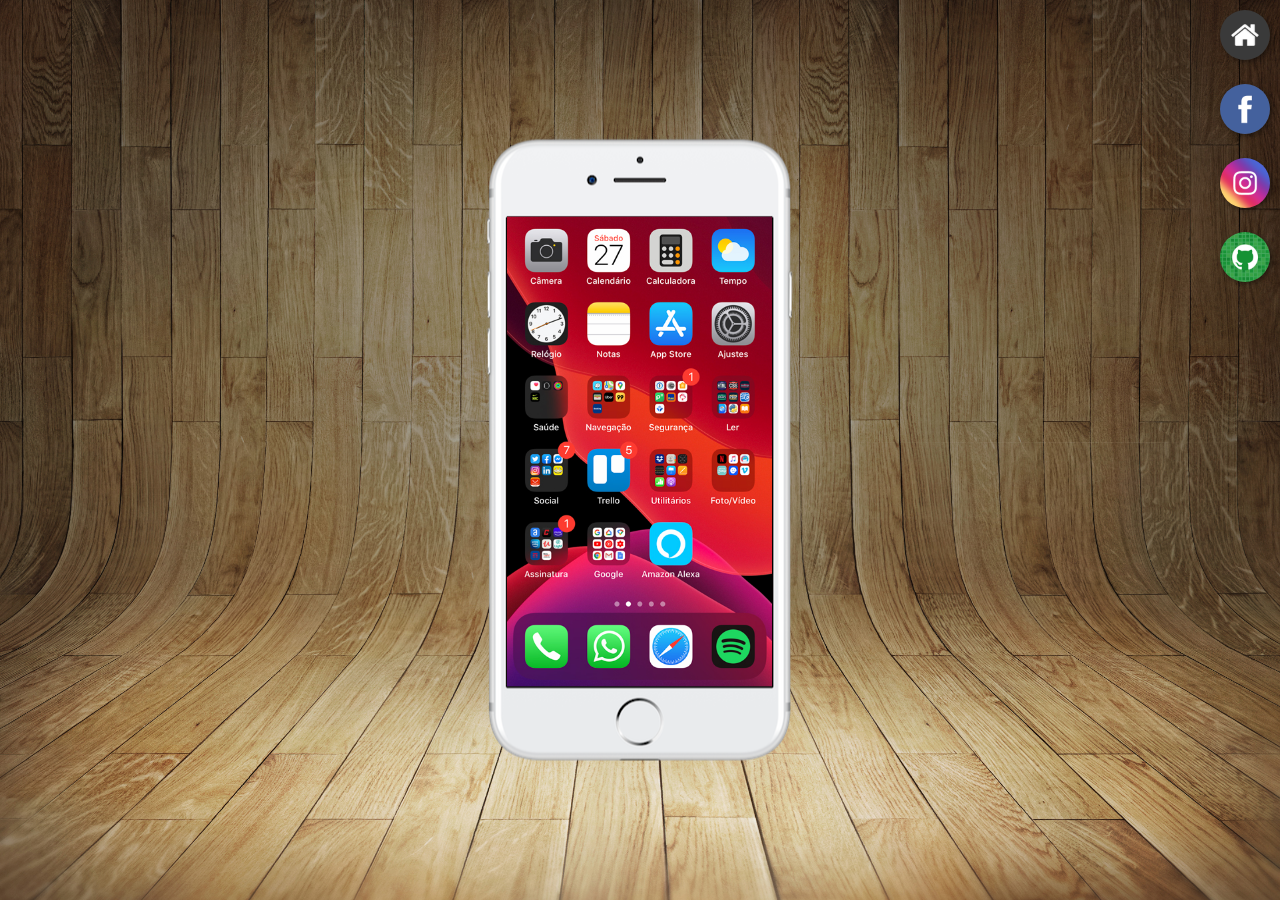
<file: index.html>
<!DOCTYPE html>
<html lang="pt-br">
<head>
    <meta charset="UTF-8">
    <meta http-equiv="X-UA-Compatible" content="IE=edge">
    <meta name="viewport" content="width=device-width, initial-scale=1.0">
    <title>Projetos Sociais</title>
    <link rel="shortcut icon" href="favicon.ico" type="image/x-icon">
    <link rel="stylesheet" href="estilos/style.css">
</head>
<body>
    <main>
        <section id="telefone">
            <iframe src="home.html" name="tela" id="tela" frameborder="0">
                Seu navegador não é compatível com isso.
            </iframe>
        </section>
        <section id="redes-sociais">
            <a href="home.html" target="tela"><img src="imagens/logo-home.jpg" alt="Home"></a><br>
            <a href="facebook.html" target="tela"><img src="imagens/logo-facebook.jpg" alt="Facebook"></a><br>
            <a href="instagram.html" target="tela"><img src="imagens/logo-instagram.jpg" alt="Instagram"></a><br>
            <a href="github.html" target="tela"><img src="imagens/logo-github.jpg" alt="Github"></a>
        </section>
    </main>
</body>
</html>
</file>
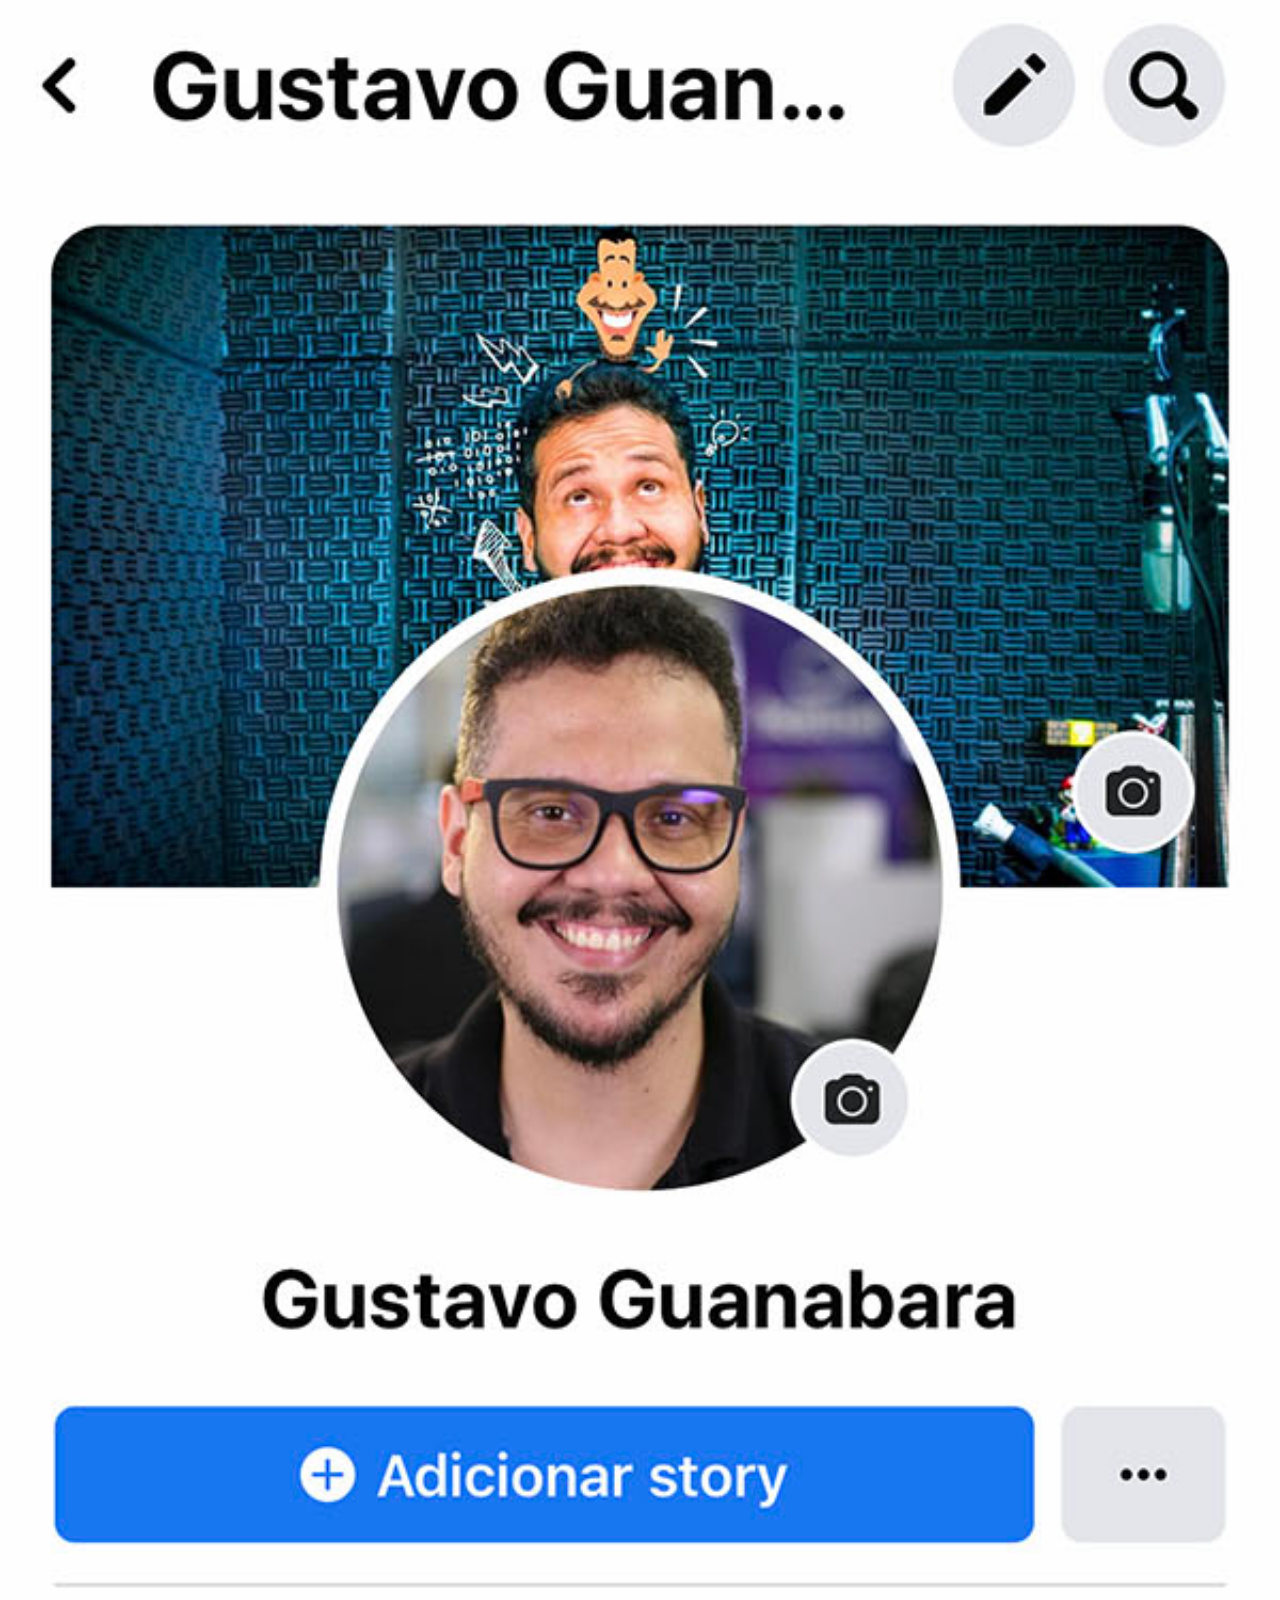
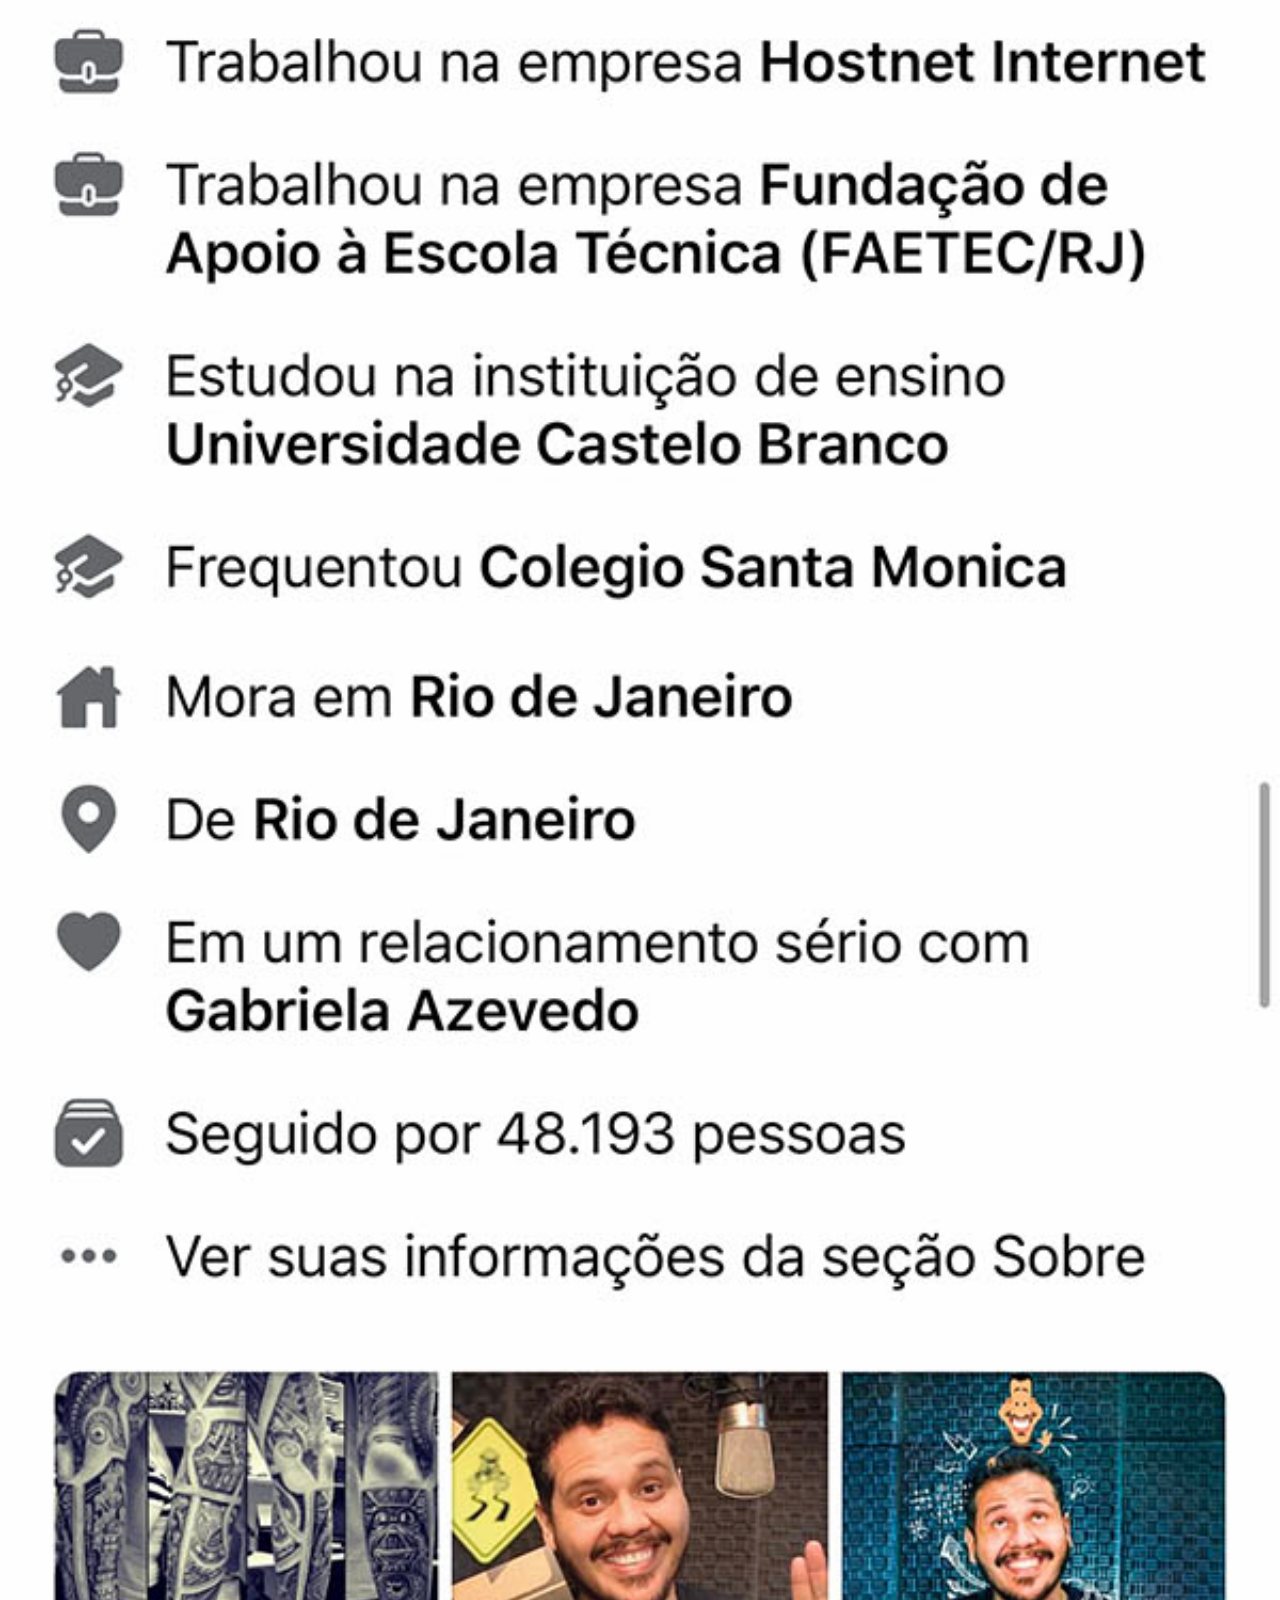
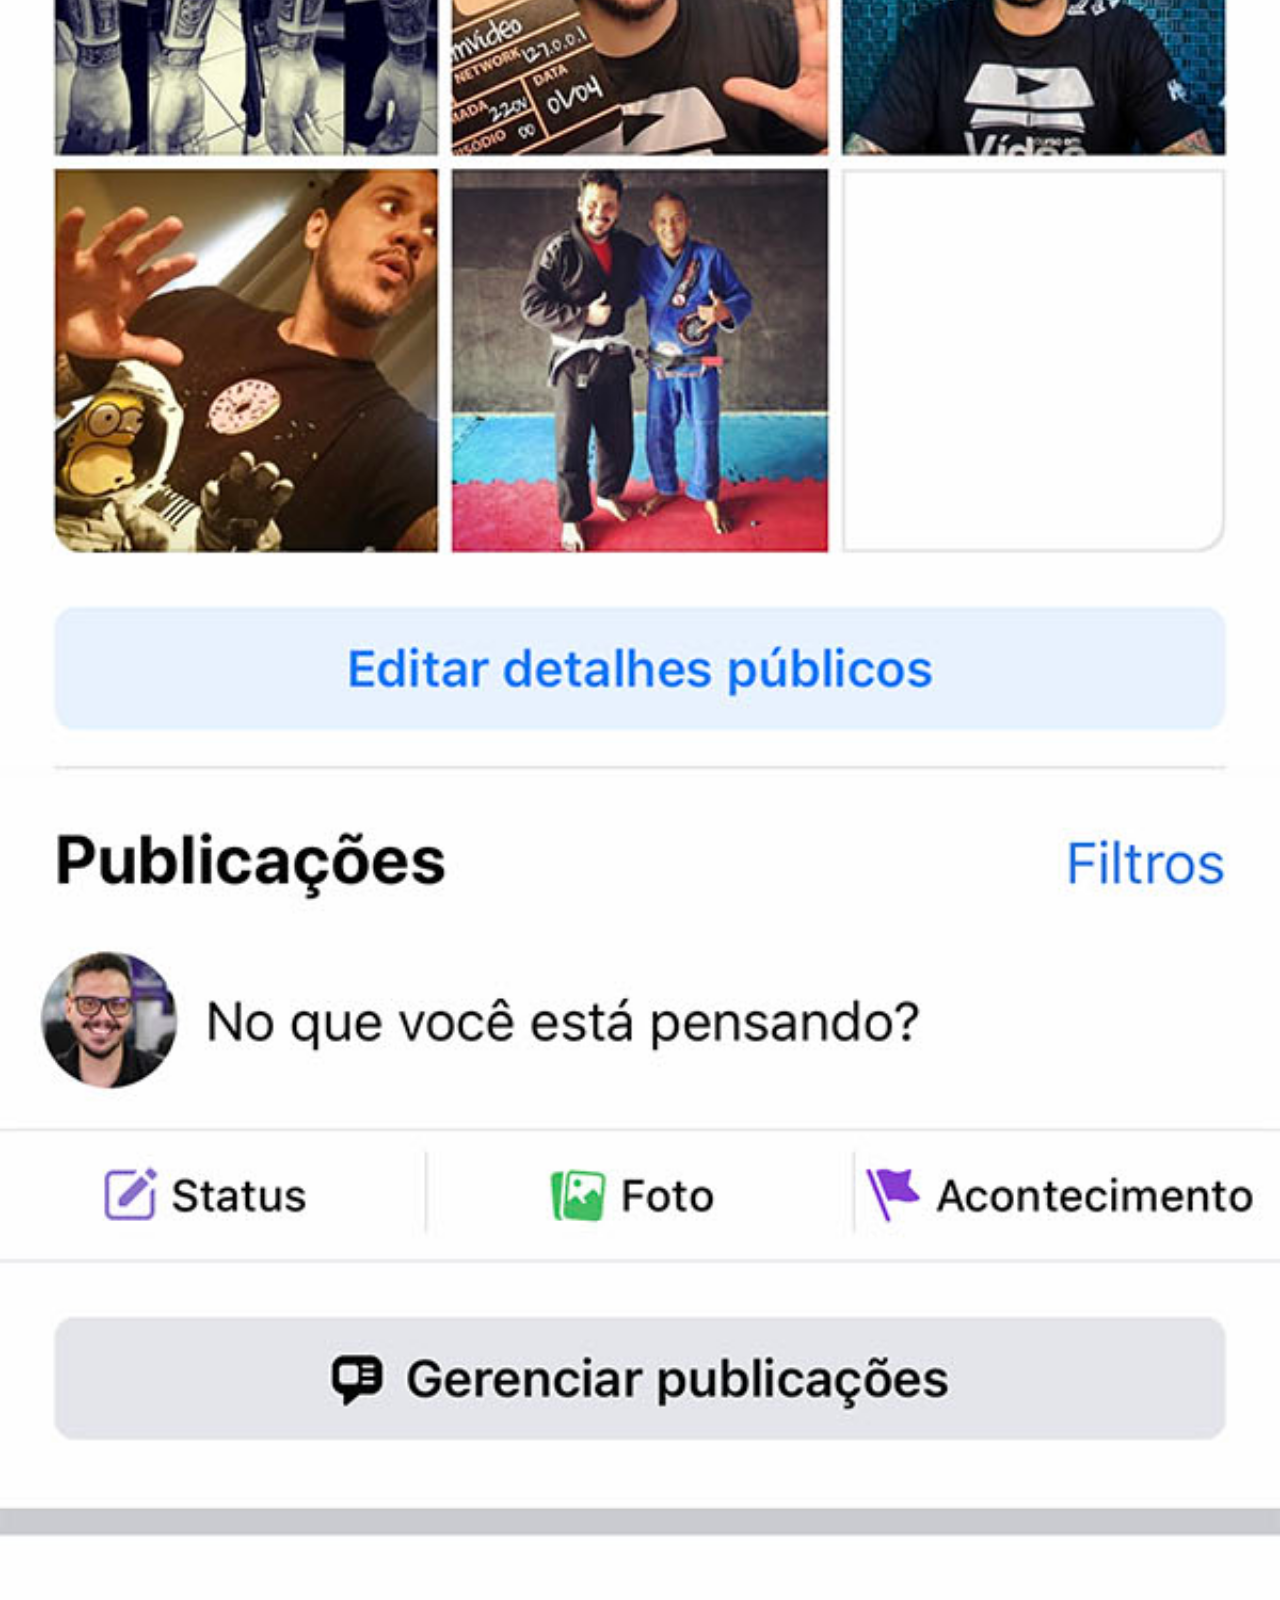
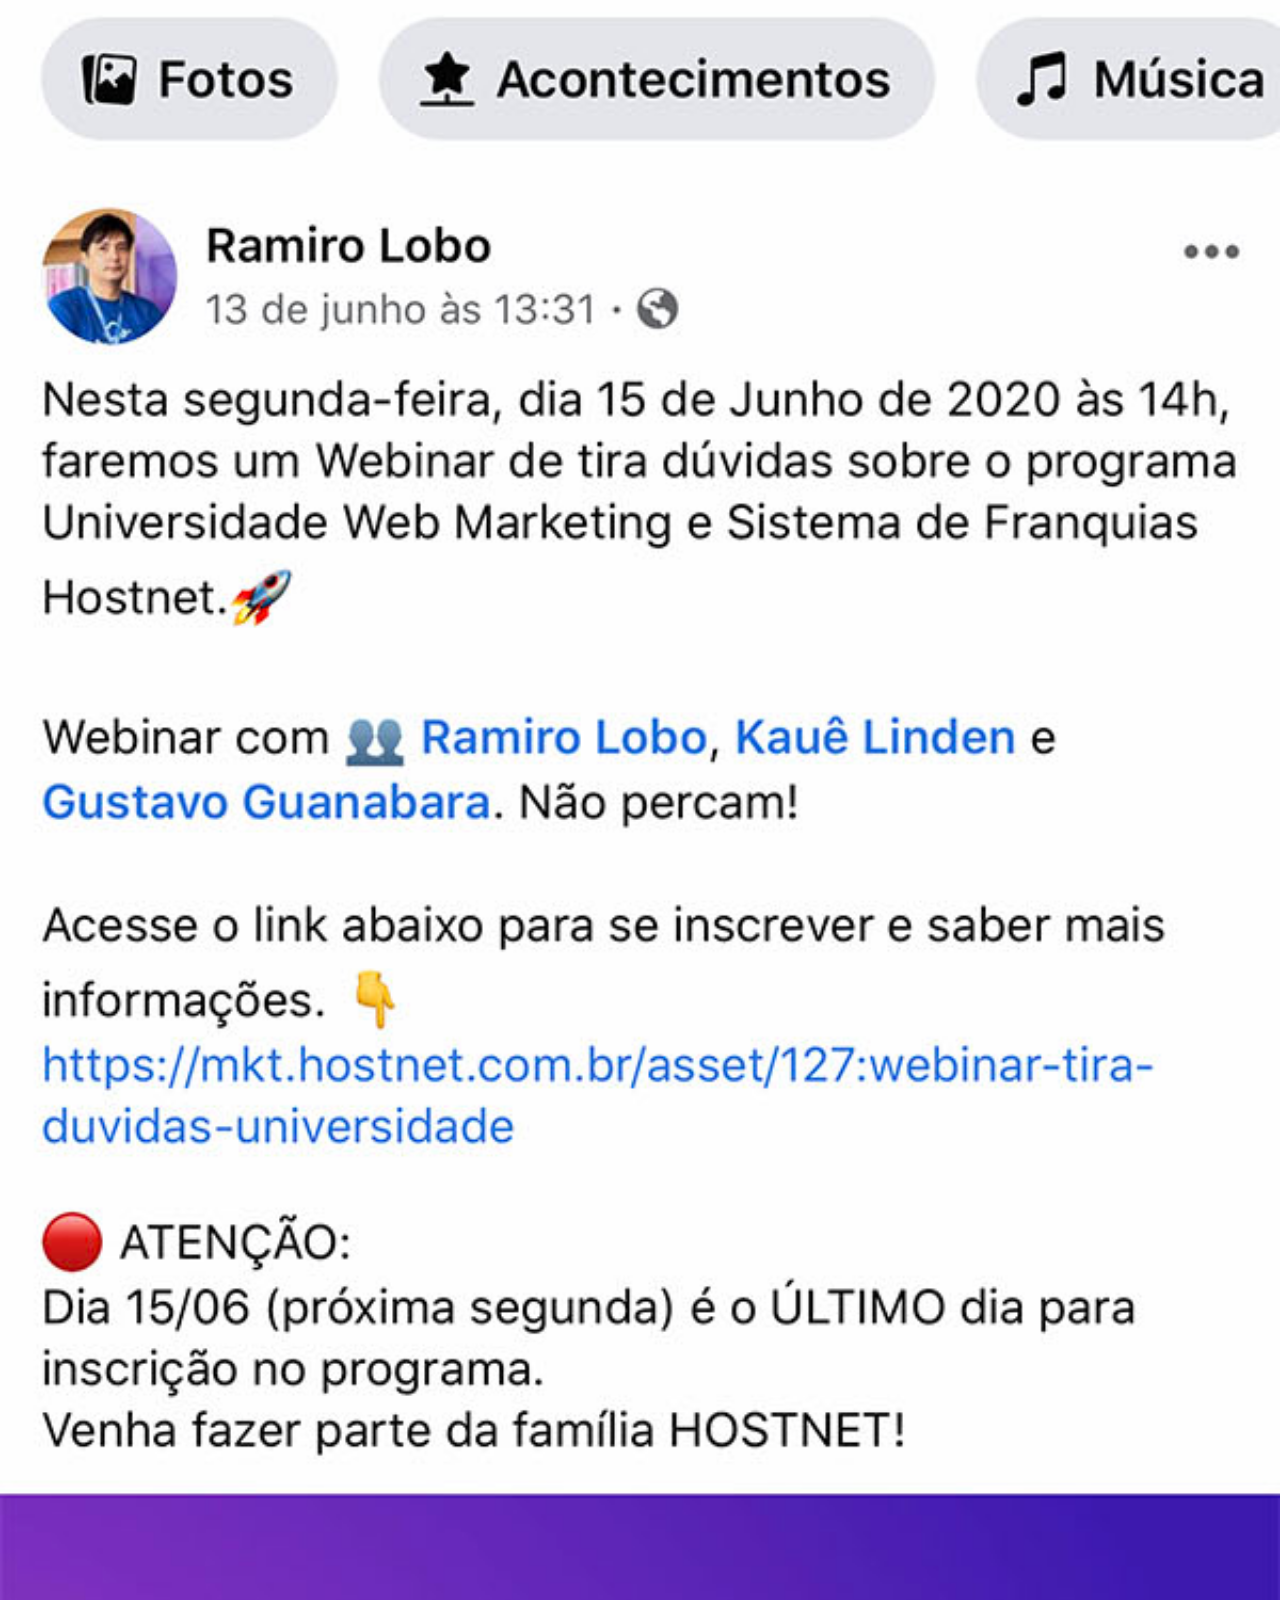
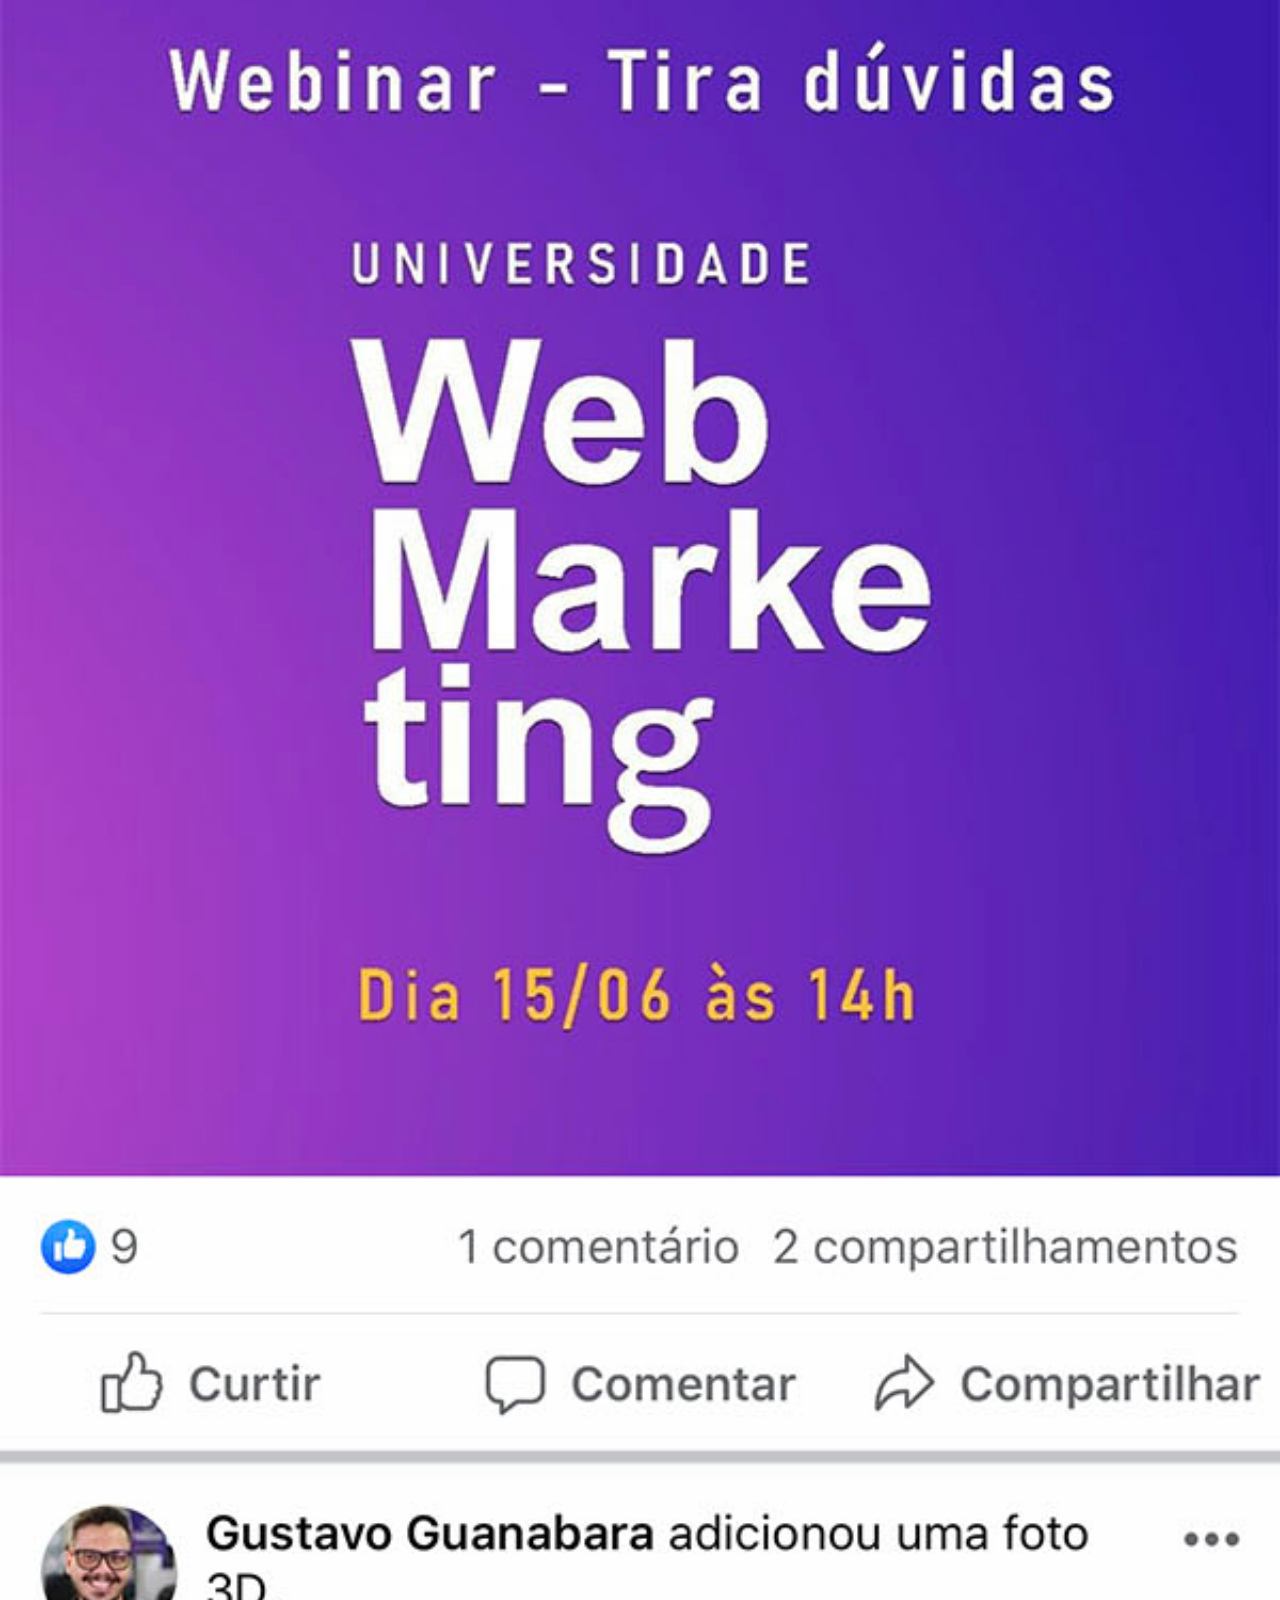
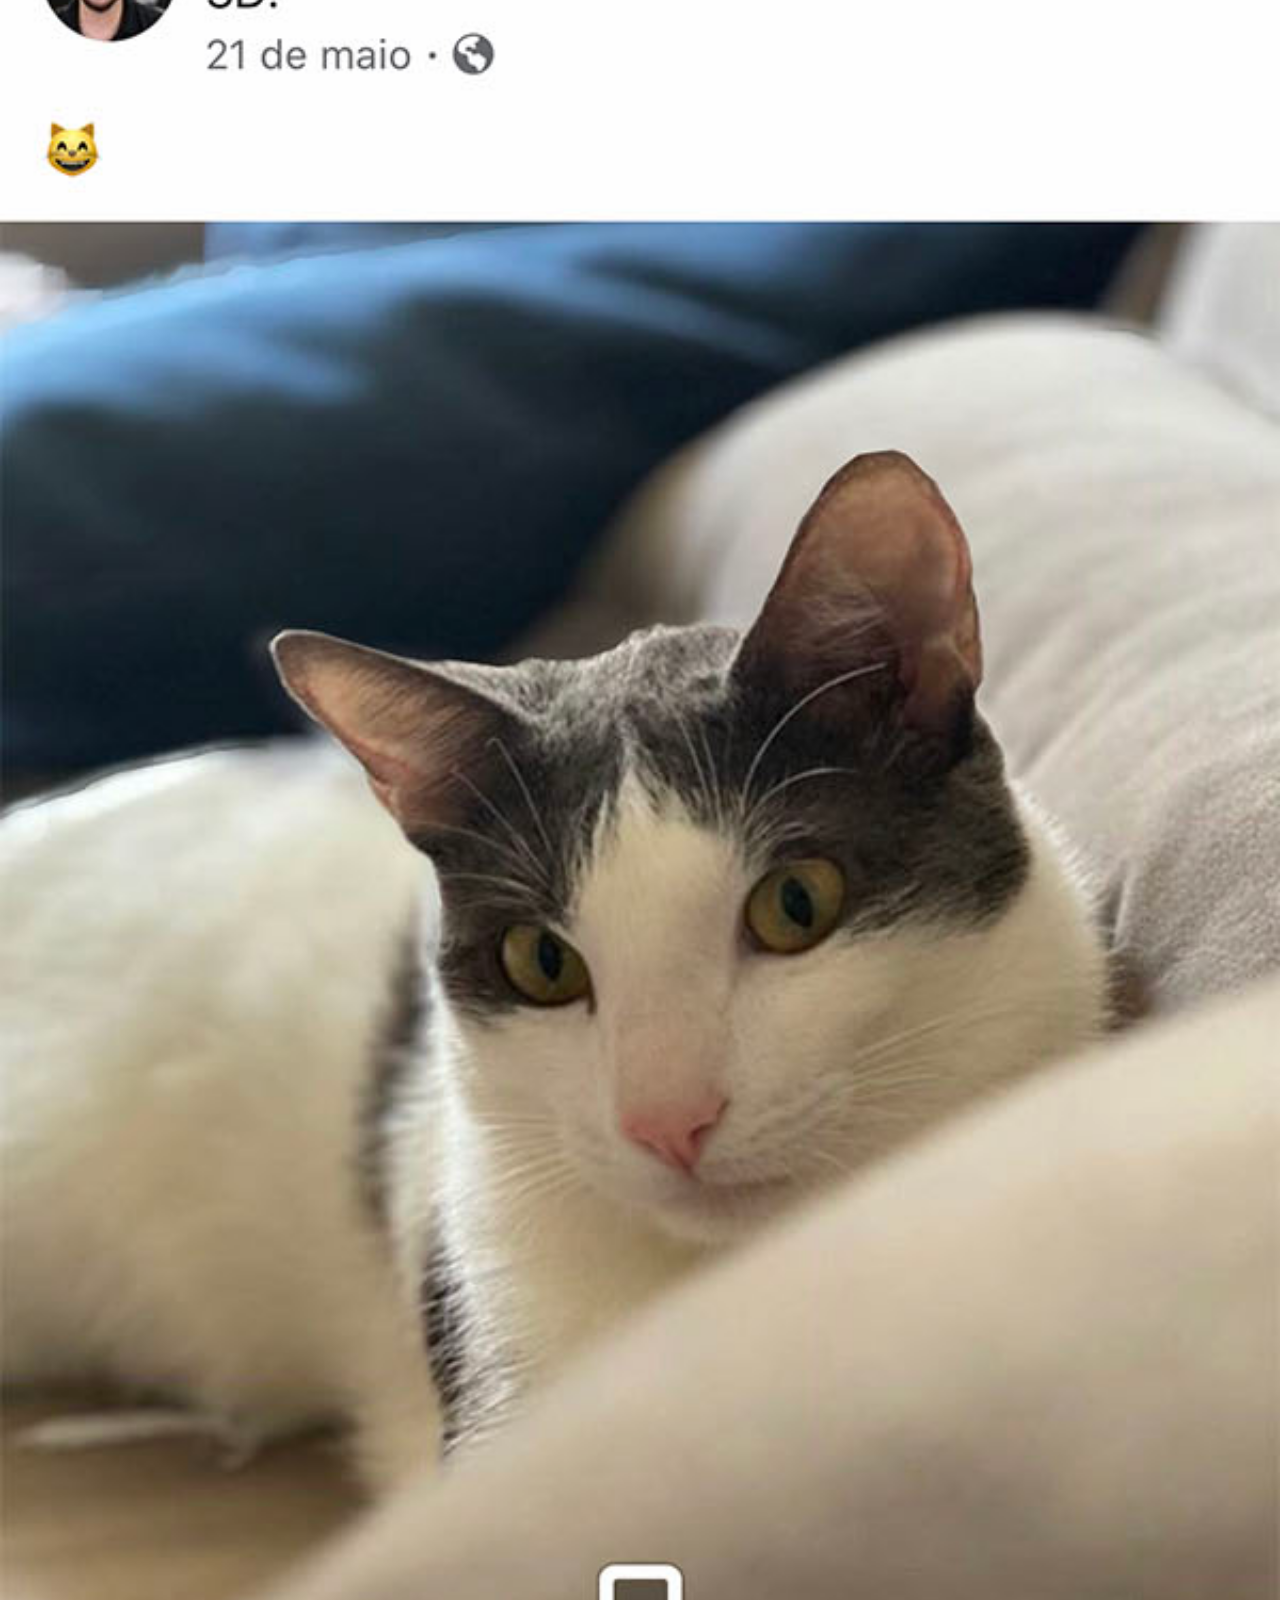
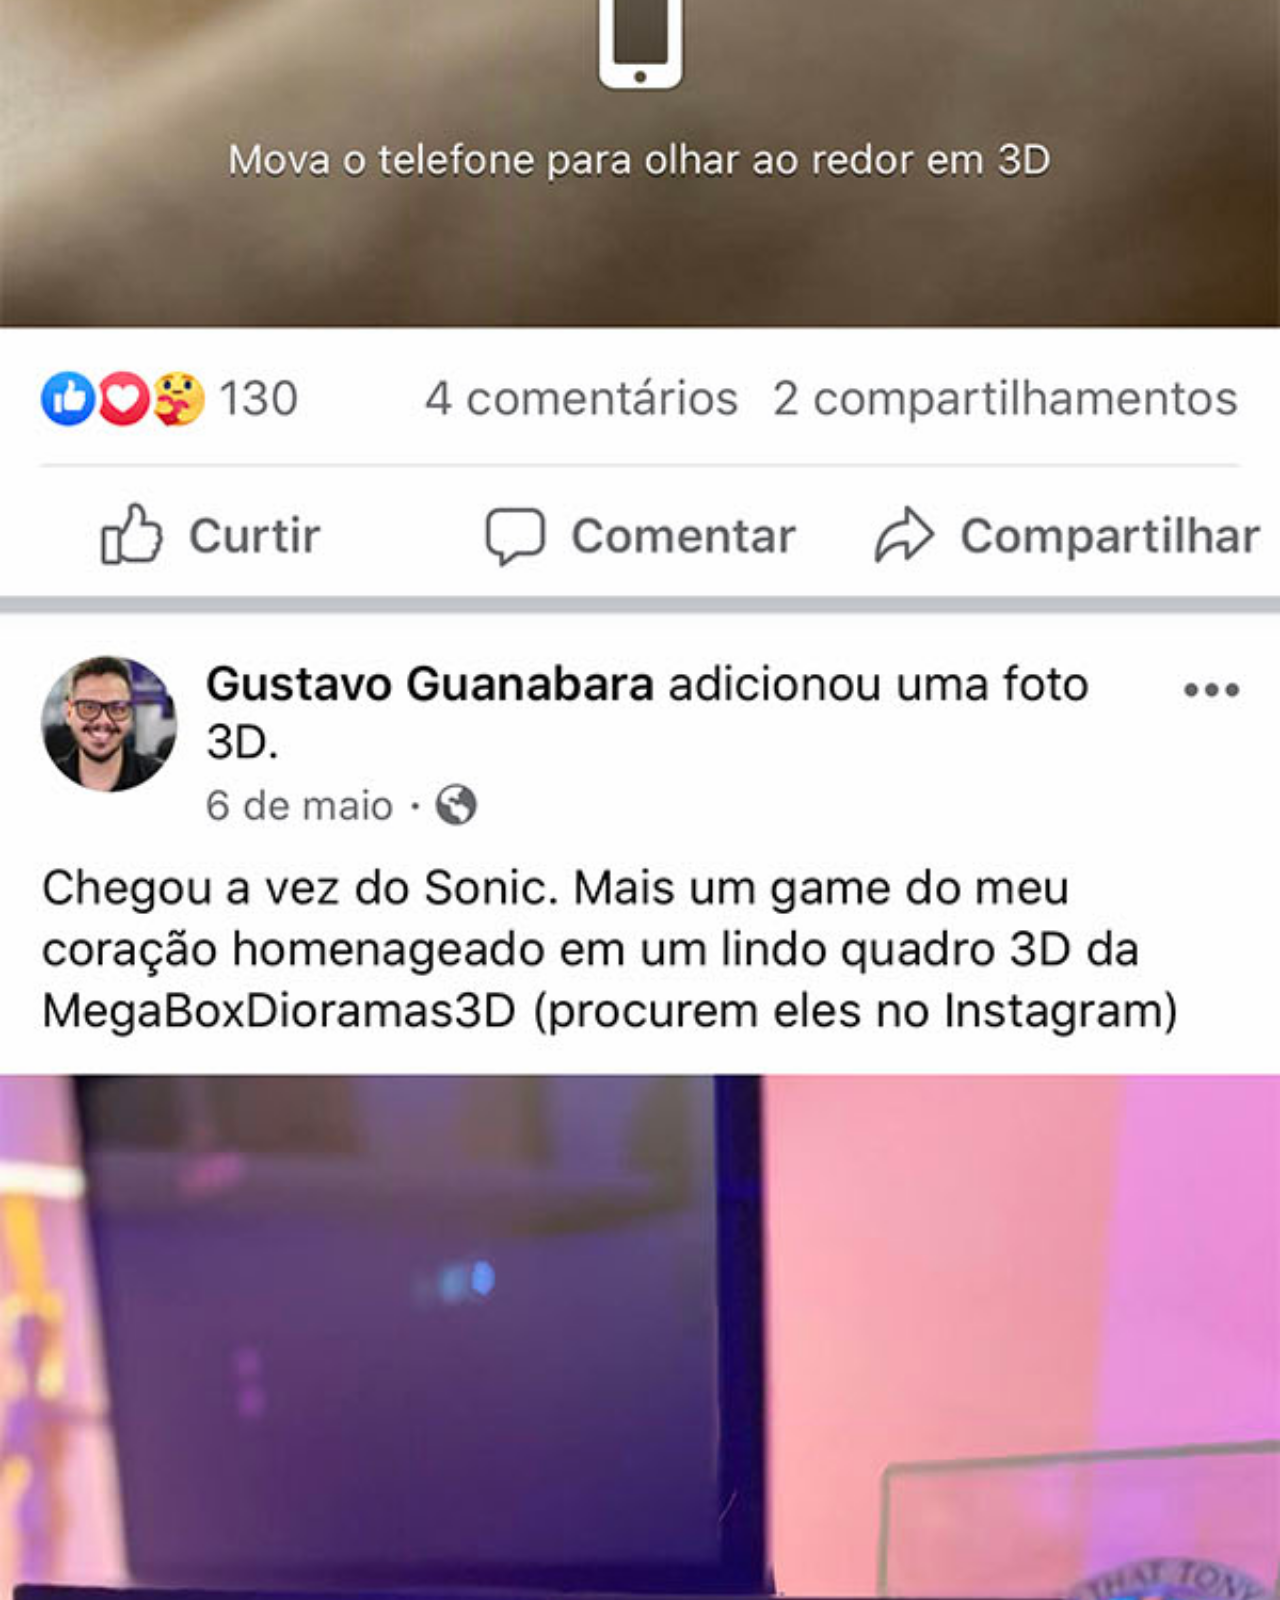
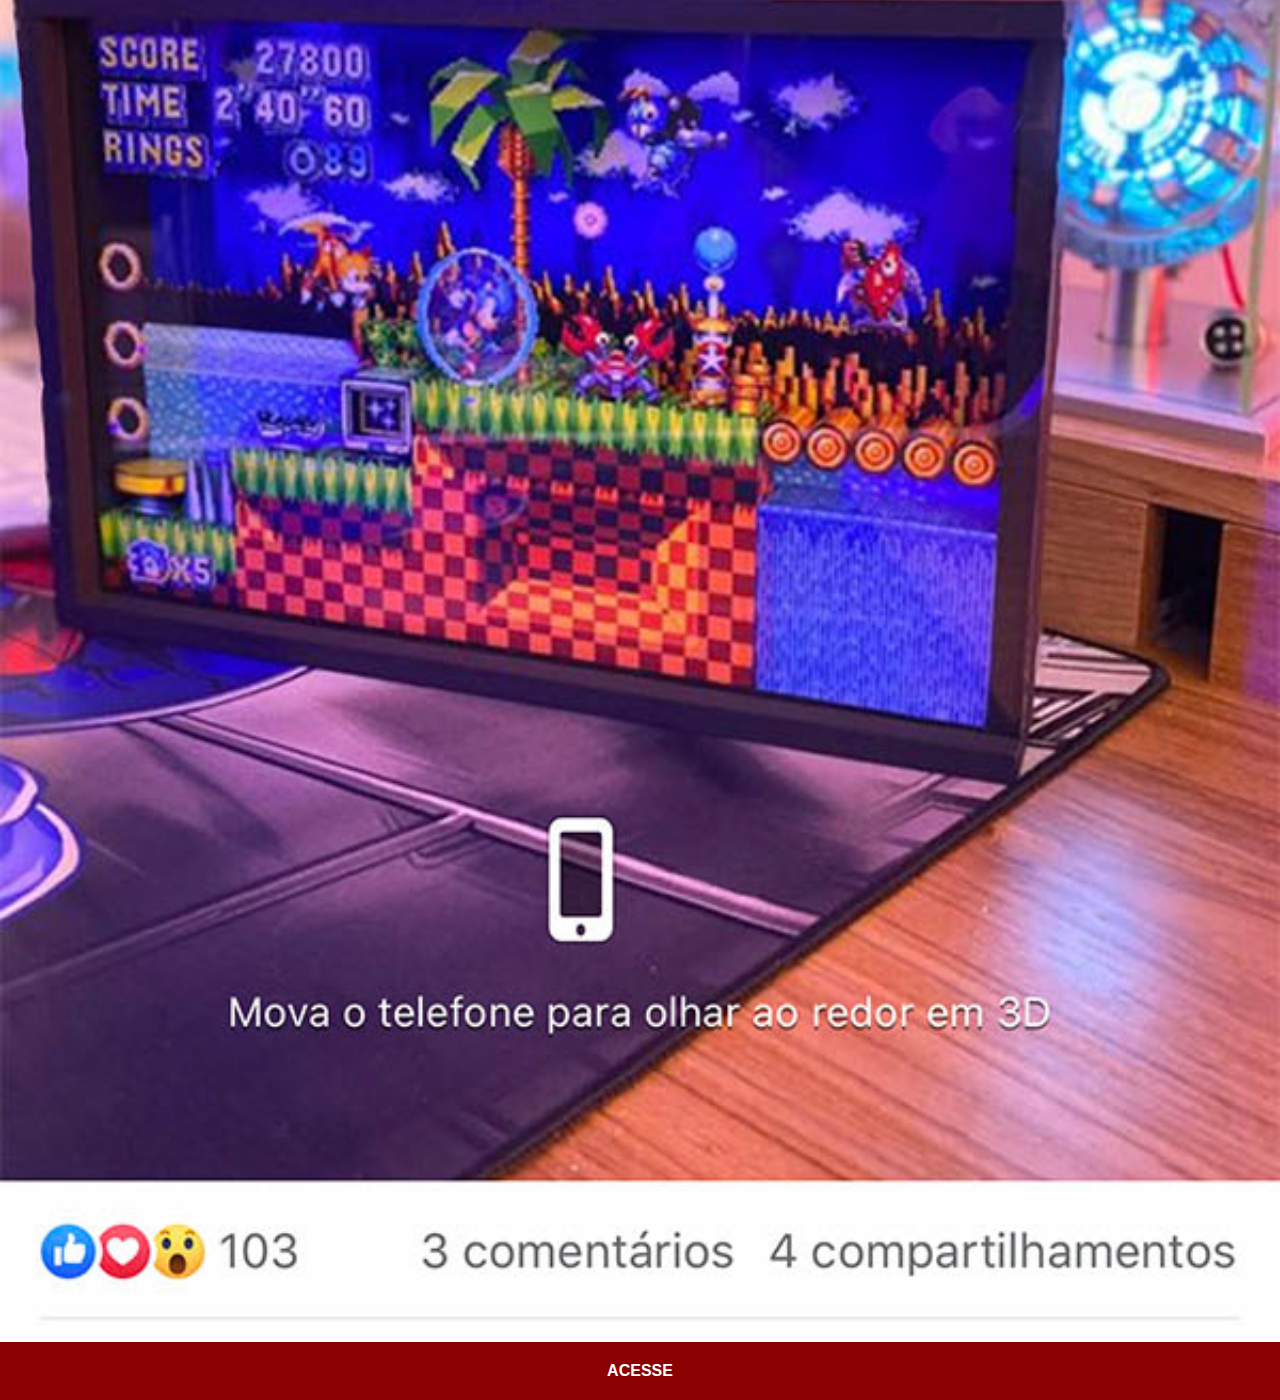
<file: facebook.html>
<!DOCTYPE html>
<html lang="pt-br">
<head>
    <meta charset="UTF-8">
    <meta http-equiv="X-UA-Compatible" content="IE=edge">
    <meta name="viewport" content="width=device-width, initial-scale=1.0">
    <title>Facebook</title>
    <link rel="stylesheet" href="estilos/social.css">
</head>
<body>
    <img src="imagens/tela-facebook.jpg" alt="Facebook">
    <a href="https://www.facebook.com/vinicius.snts.5496" target="_blank">ACESSE</a>
</body>
</html>
</file>
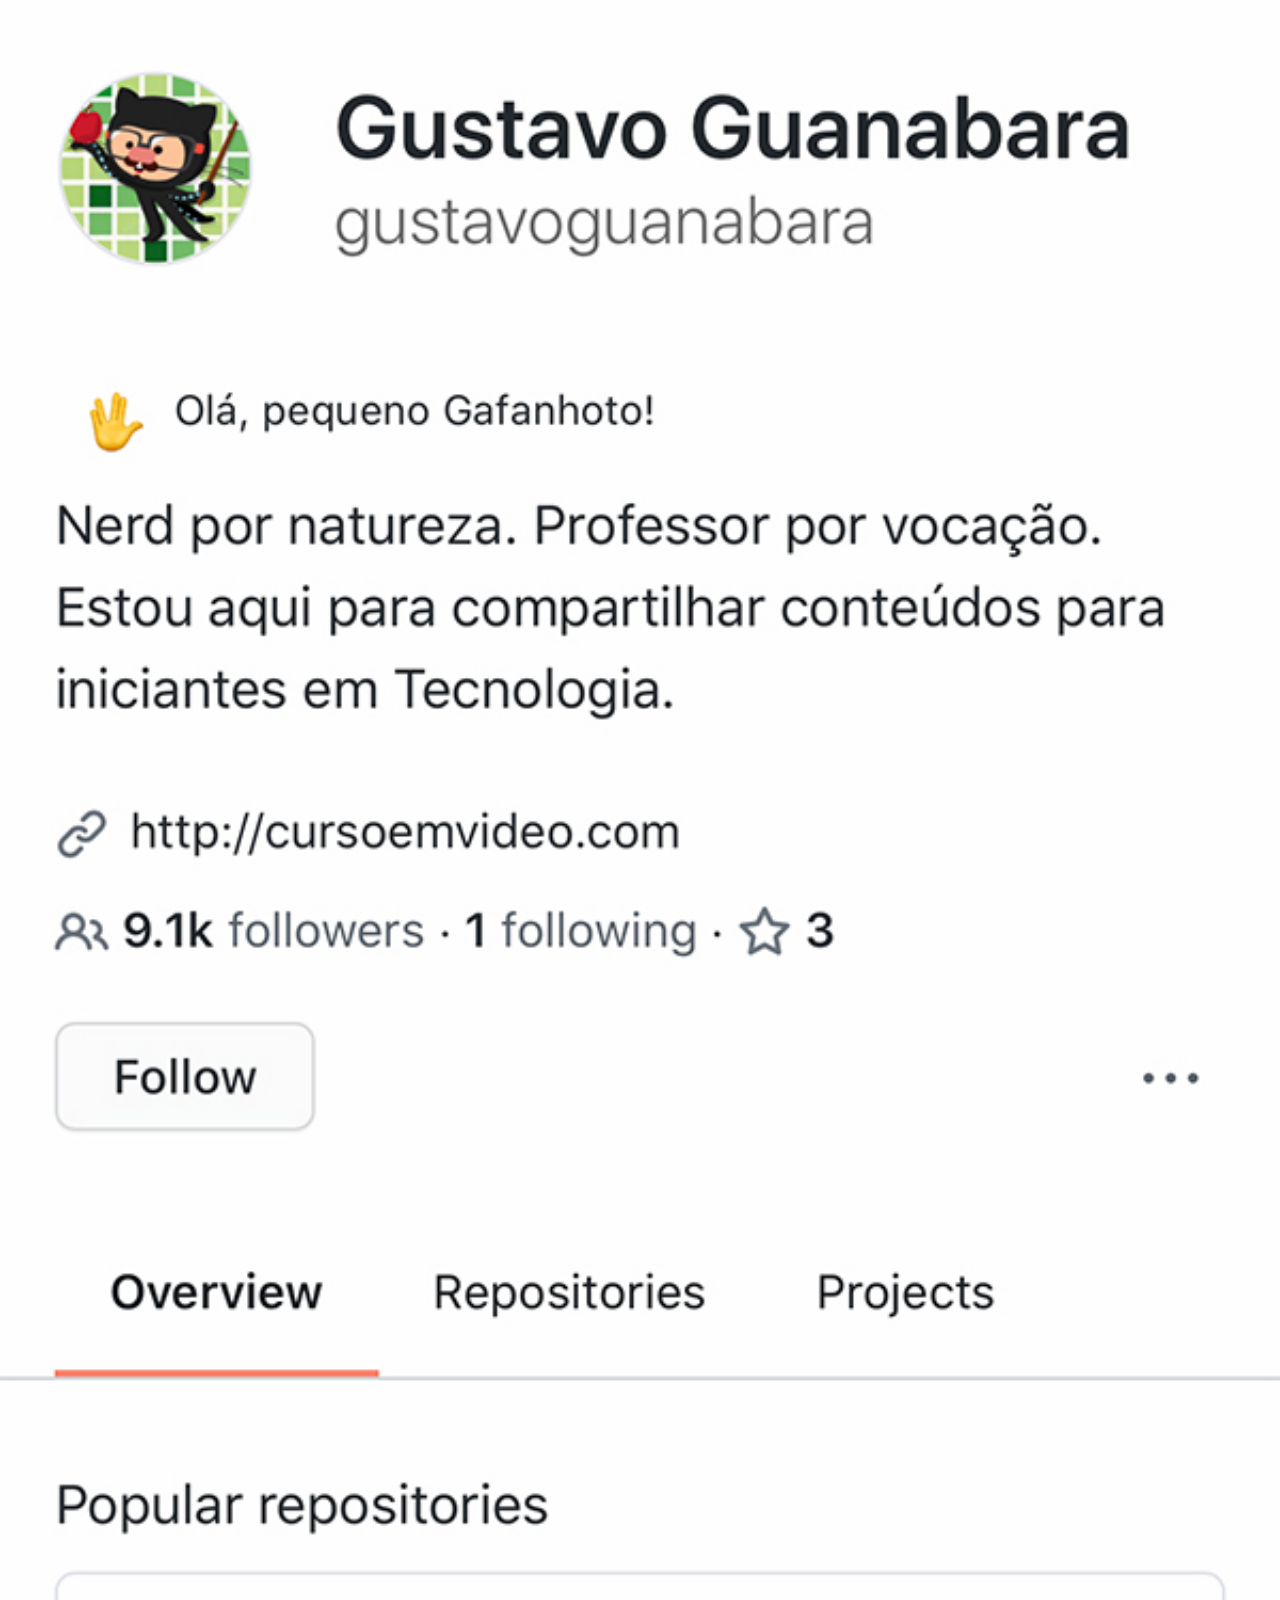
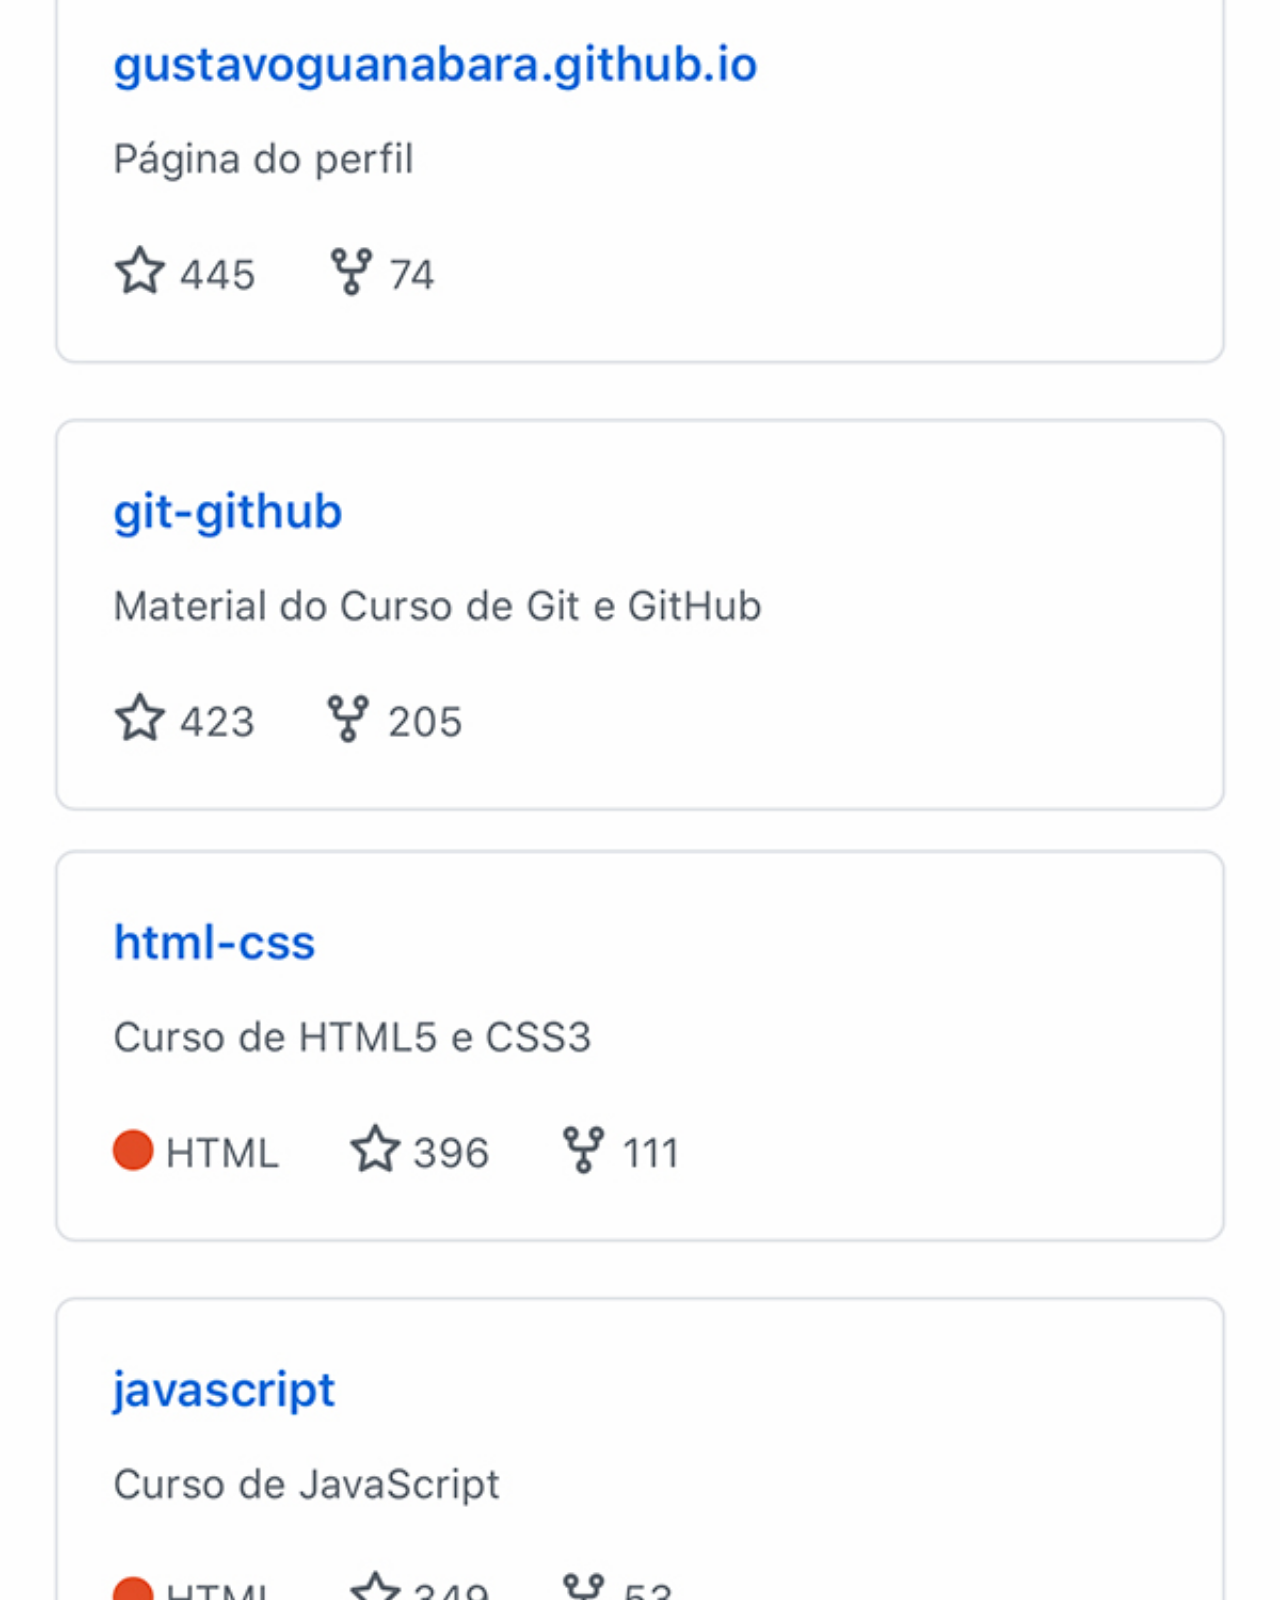
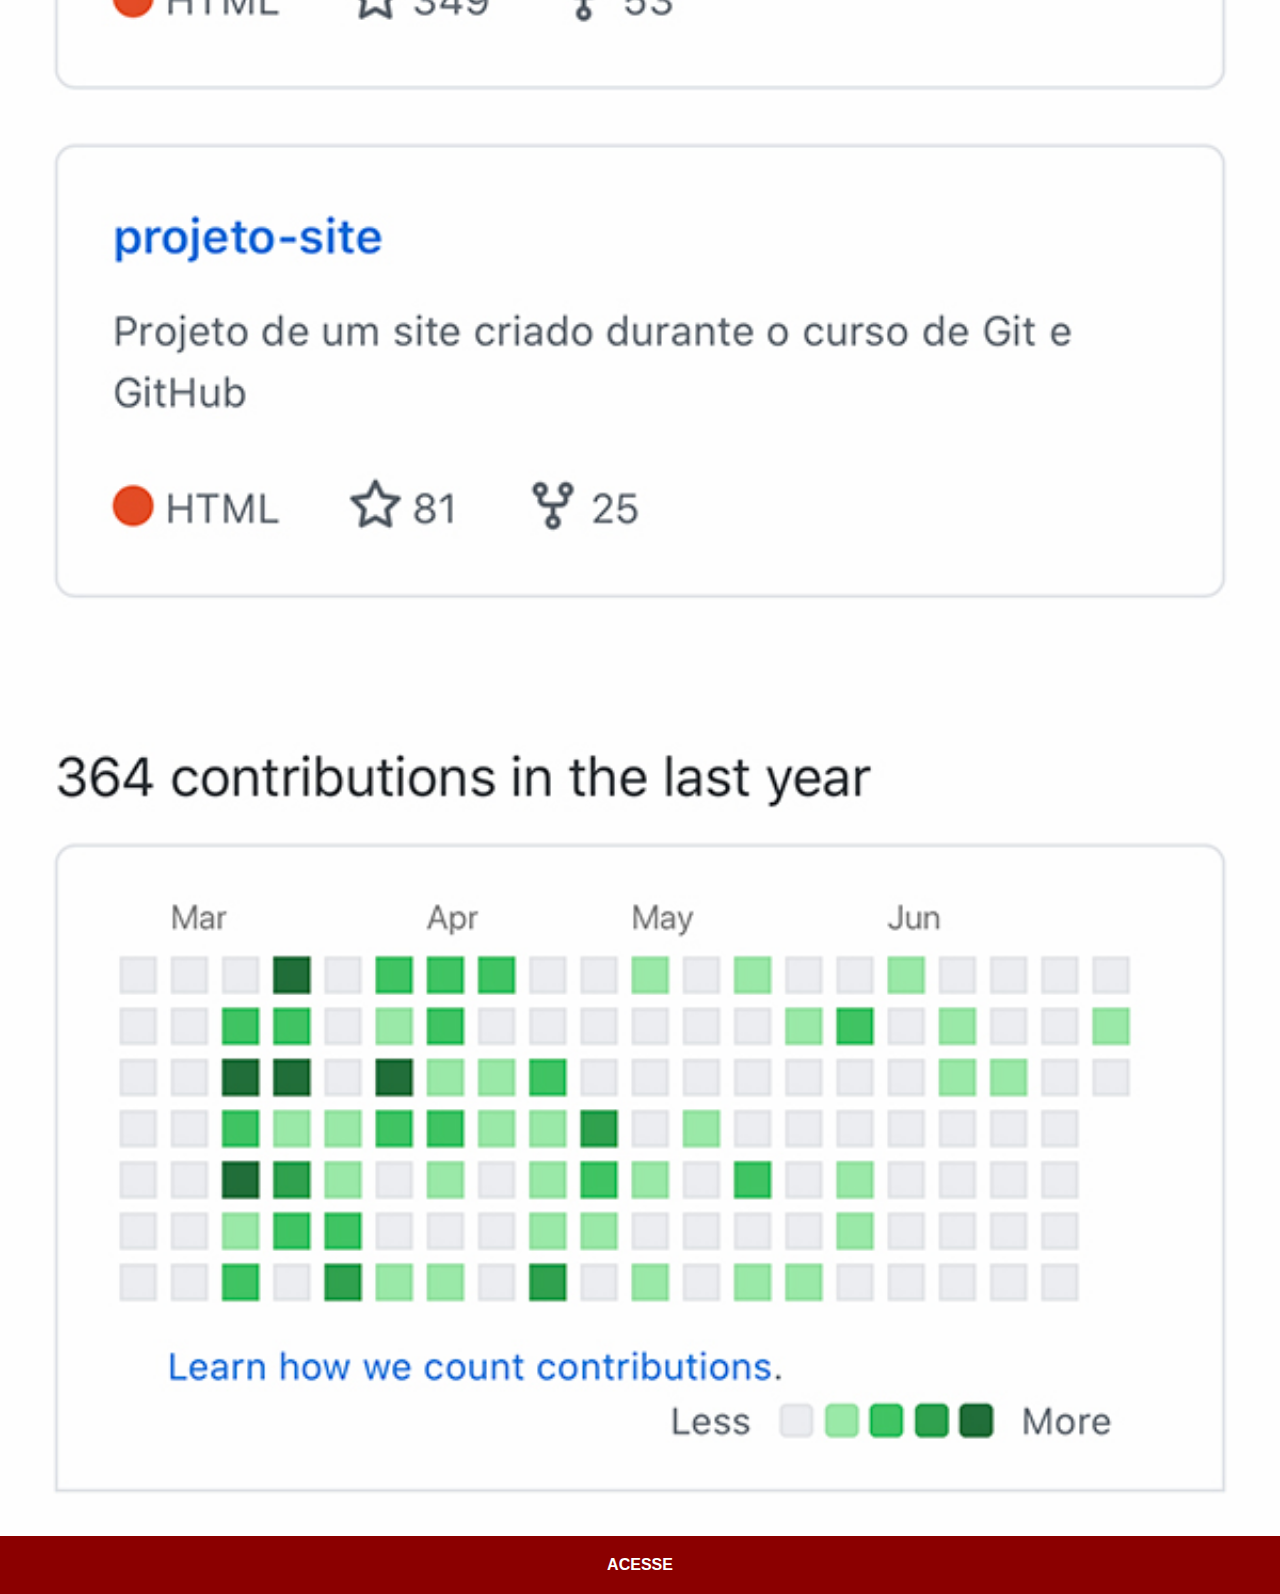
<file: github.html>
<!DOCTYPE html>
<html lang="pt-br">
<head>
    <meta charset="UTF-8">
    <meta http-equiv="X-UA-Compatible" content="IE=edge">
    <meta name="viewport" content="width=device-width, initial-scale=1.0">
    <title>Github</title>
    <link rel="stylesheet" href="estilos/social.css">
</head>
<body>
    <img src="imagens/tela-github.jpg" alt="Github">
    <a href="https://github.com/viniciussnt" target="_blank">ACESSE</a>
</body>
</html>
</file>
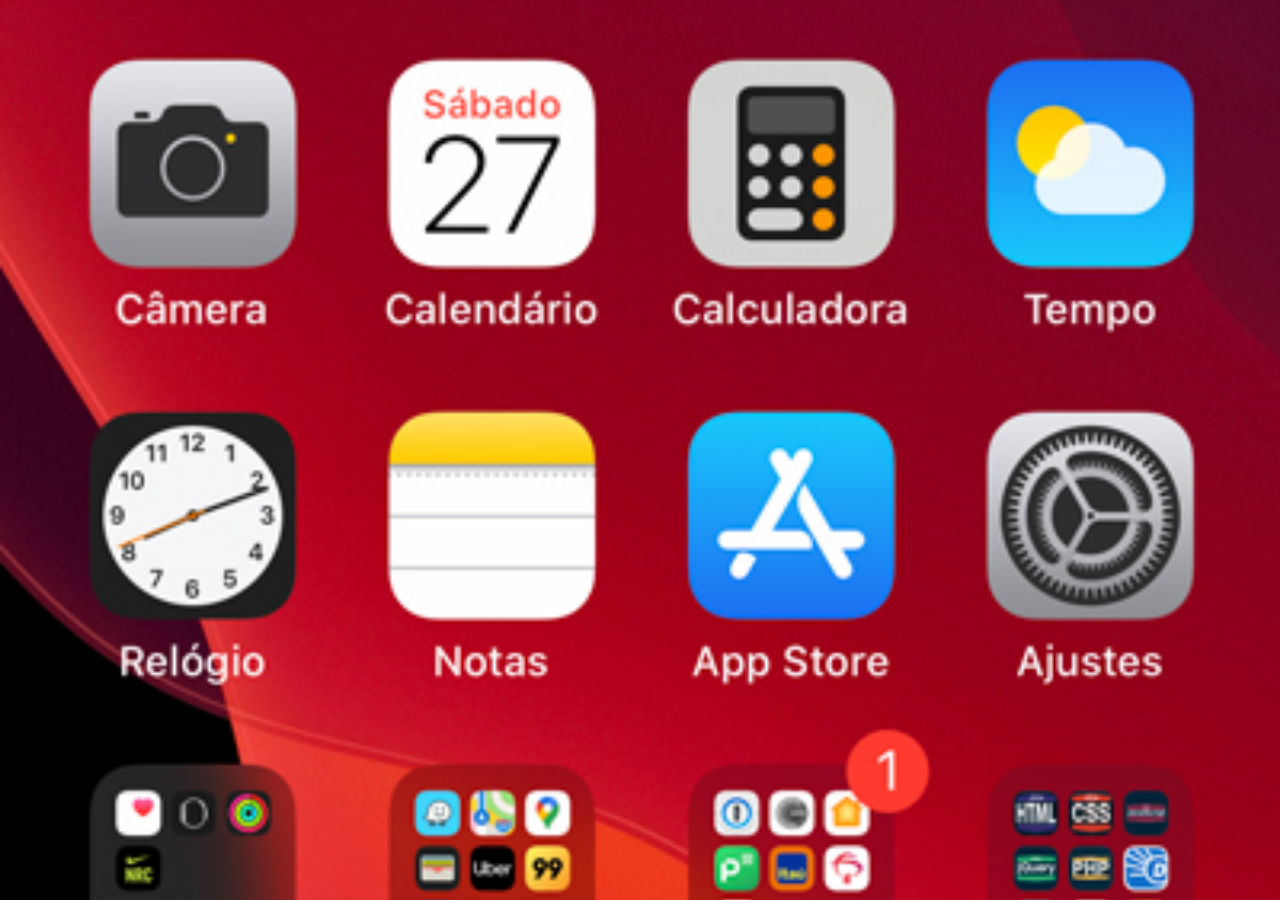
<file: home.html>
<!DOCTYPE html>
<html lang="pt-br">
<head>
    <meta charset="UTF-8">
    <meta http-equiv="X-UA-Compatible" content="IE=edge">
    <meta name="viewport" content="width=device-width, initial-scale=1.0">
    <title>Home</title>
</head>
<style>
    *{
        margin: 0px;
        padding: 0px;
    }

    body{
        width: 100vw;
        height: 100vh;
        background: black url('imagens/tela-home.jpg') no-repeat top center;
        background-size: cover;
    }
</style>
<body>
    
</body>
</html>
</file>
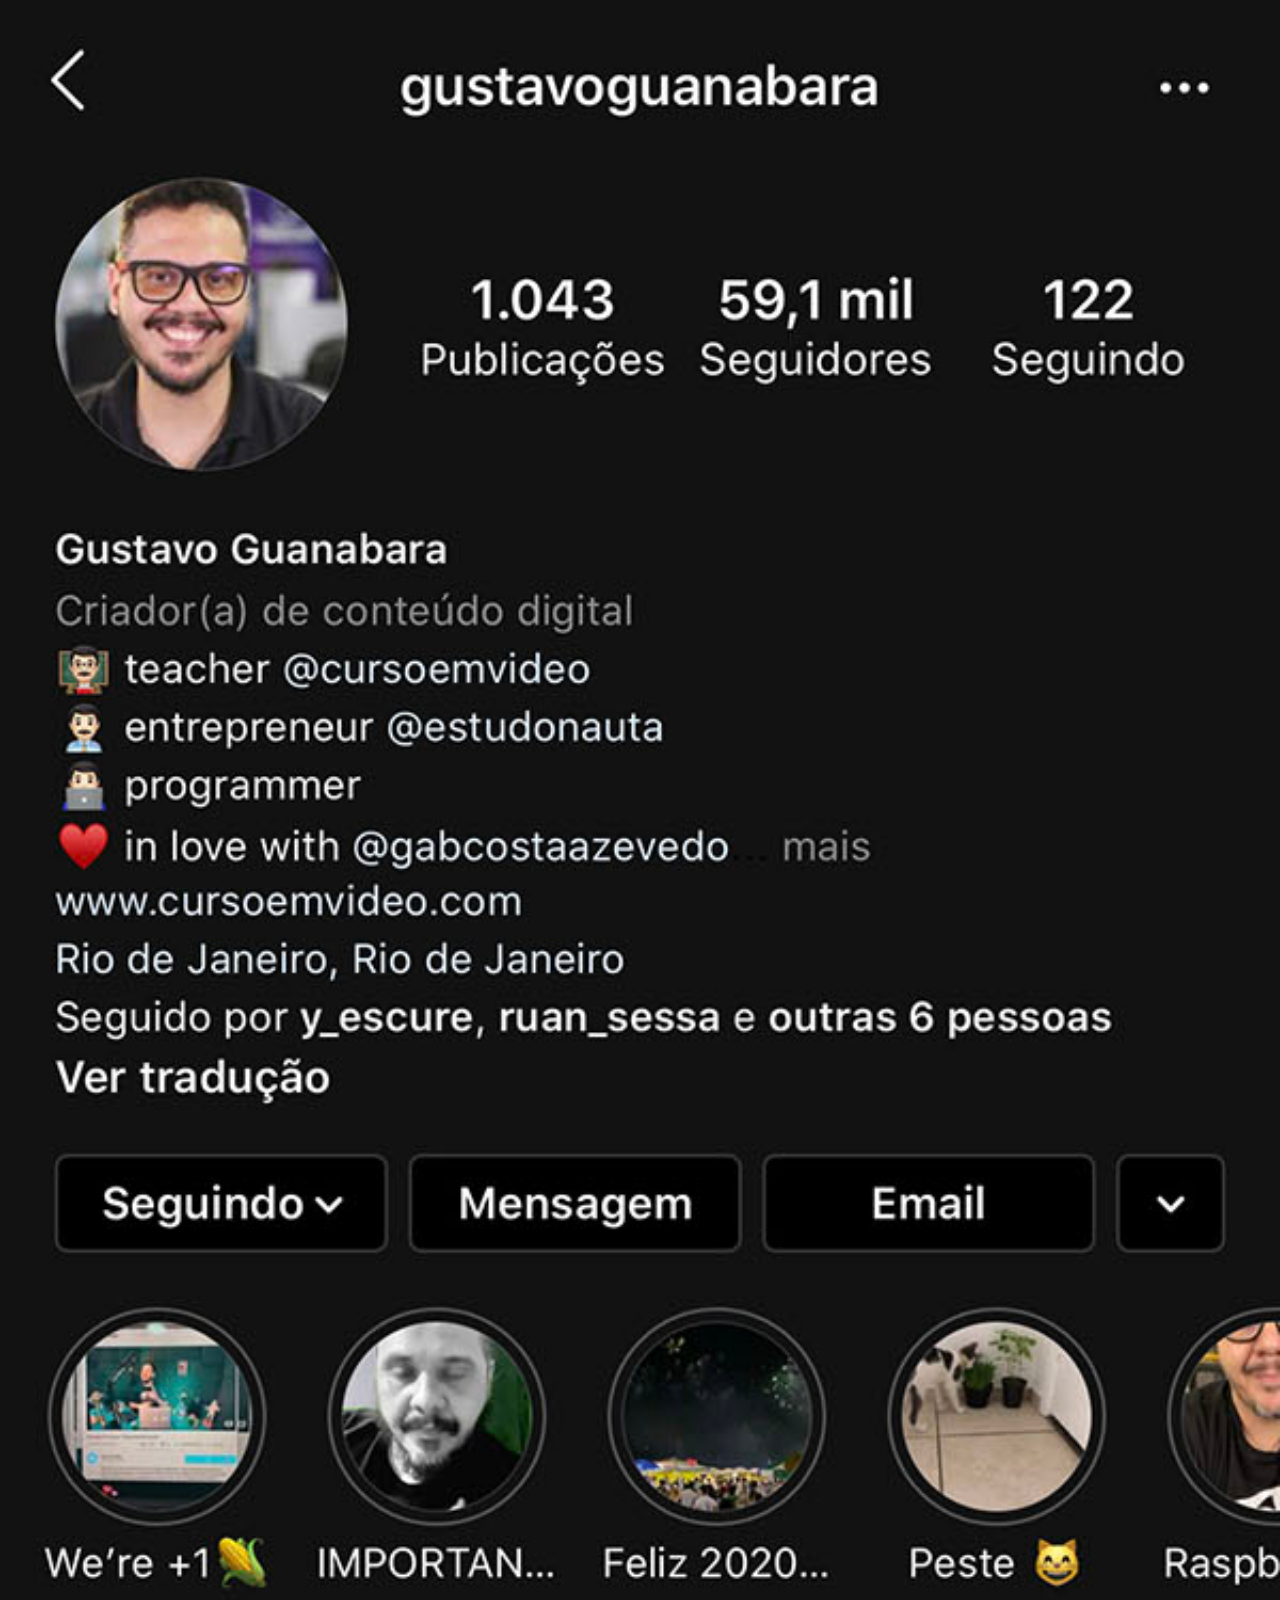
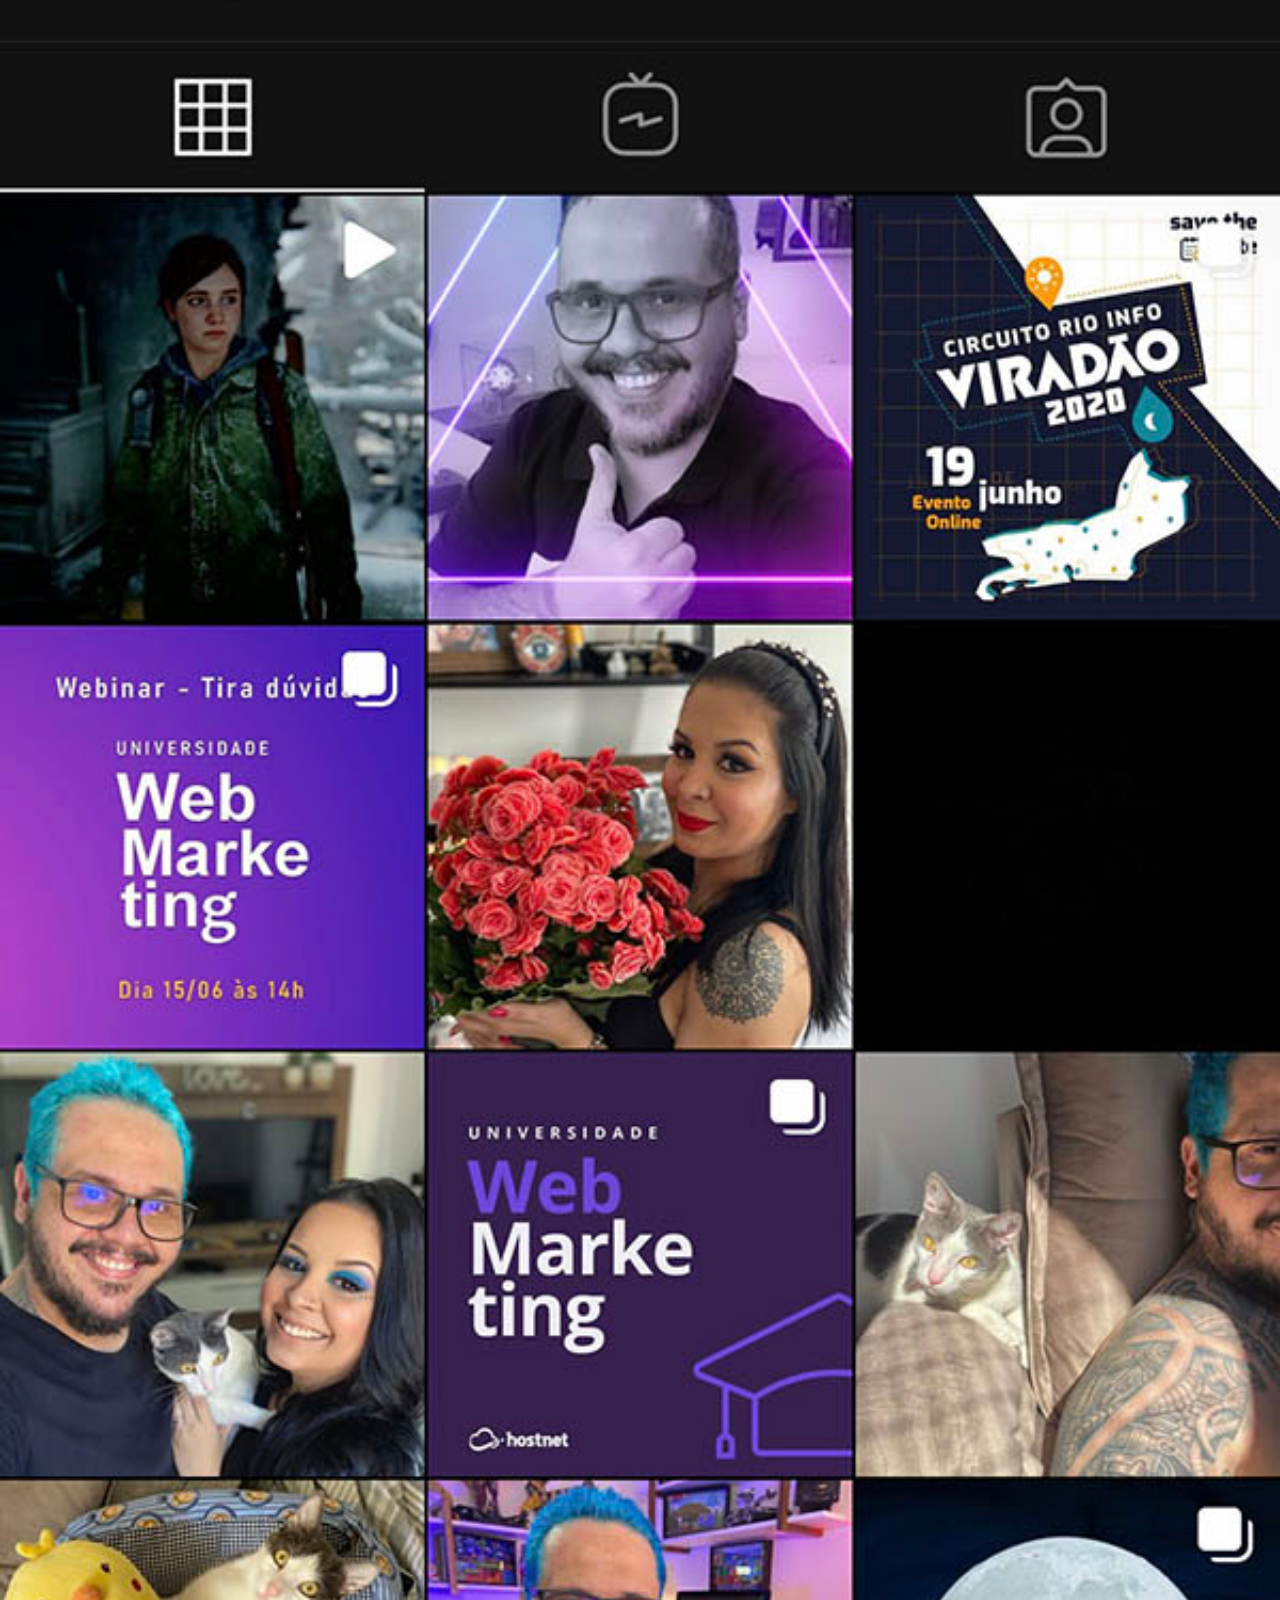
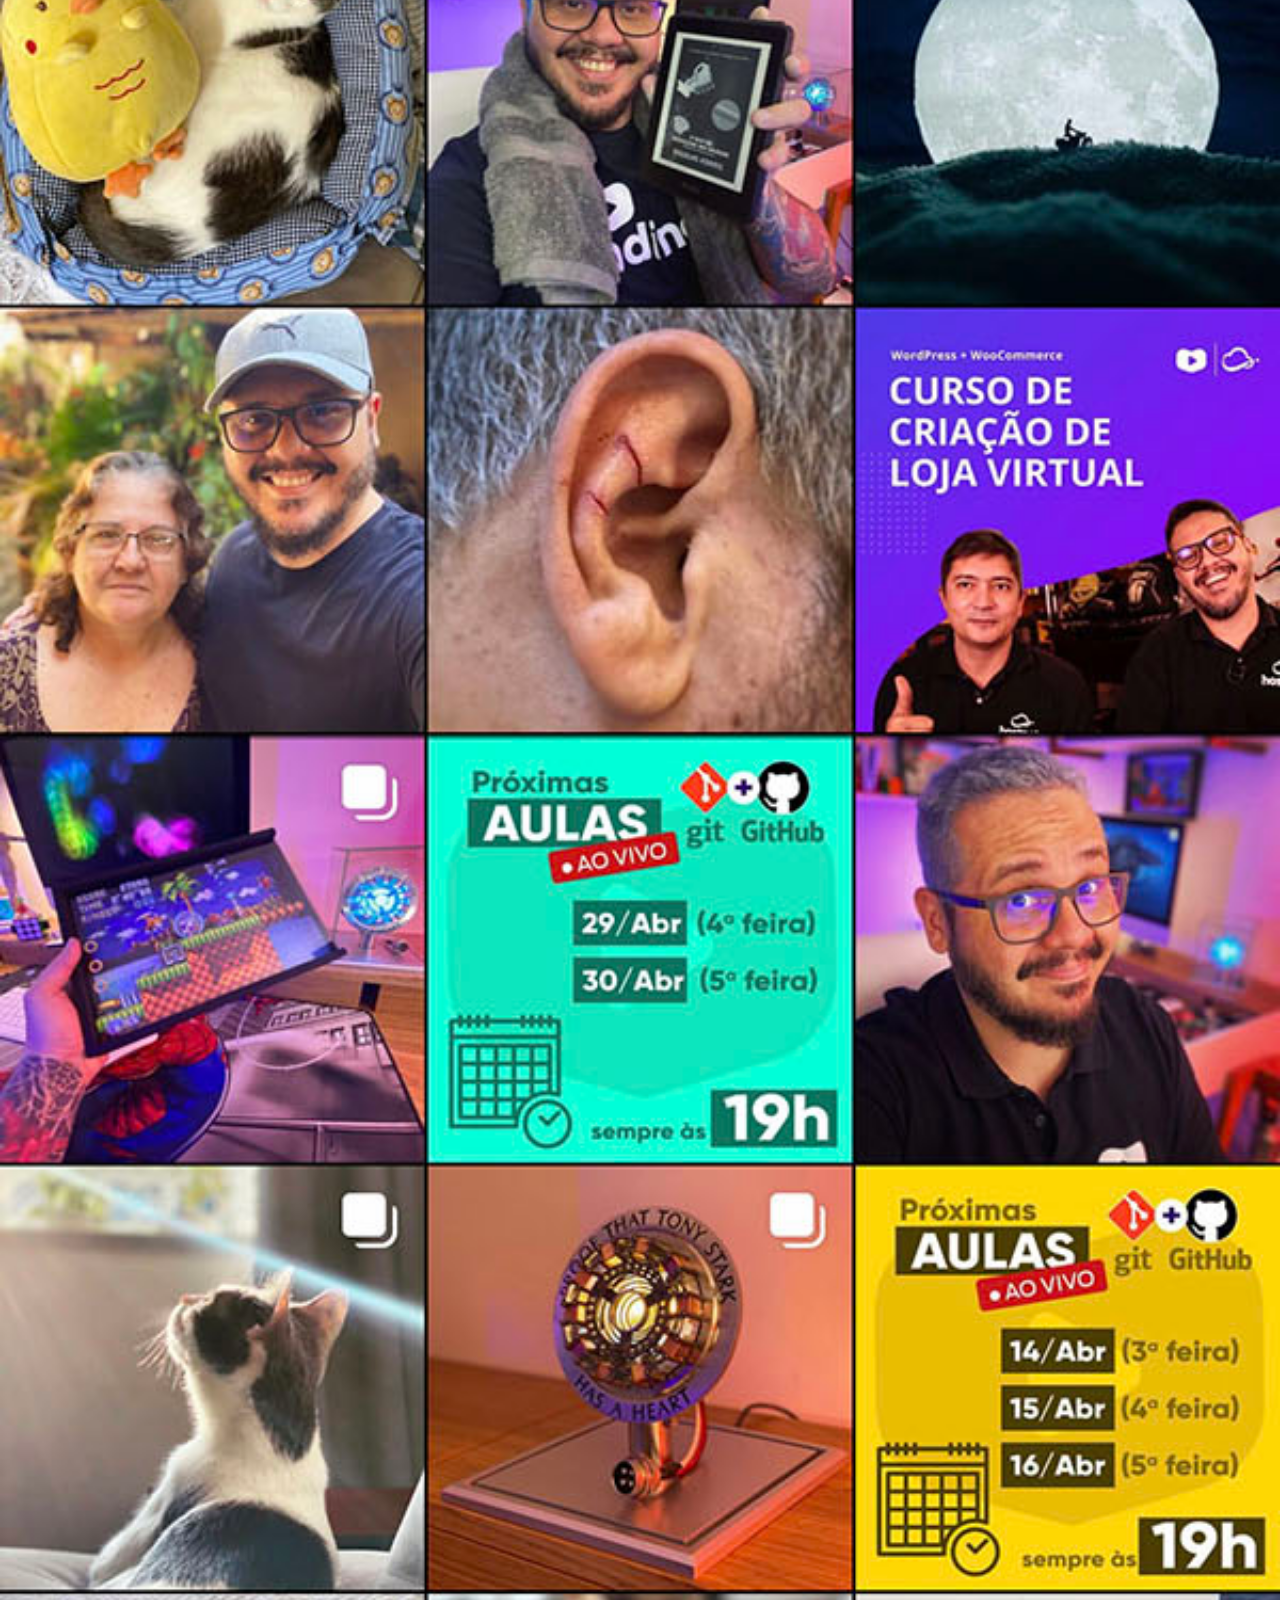
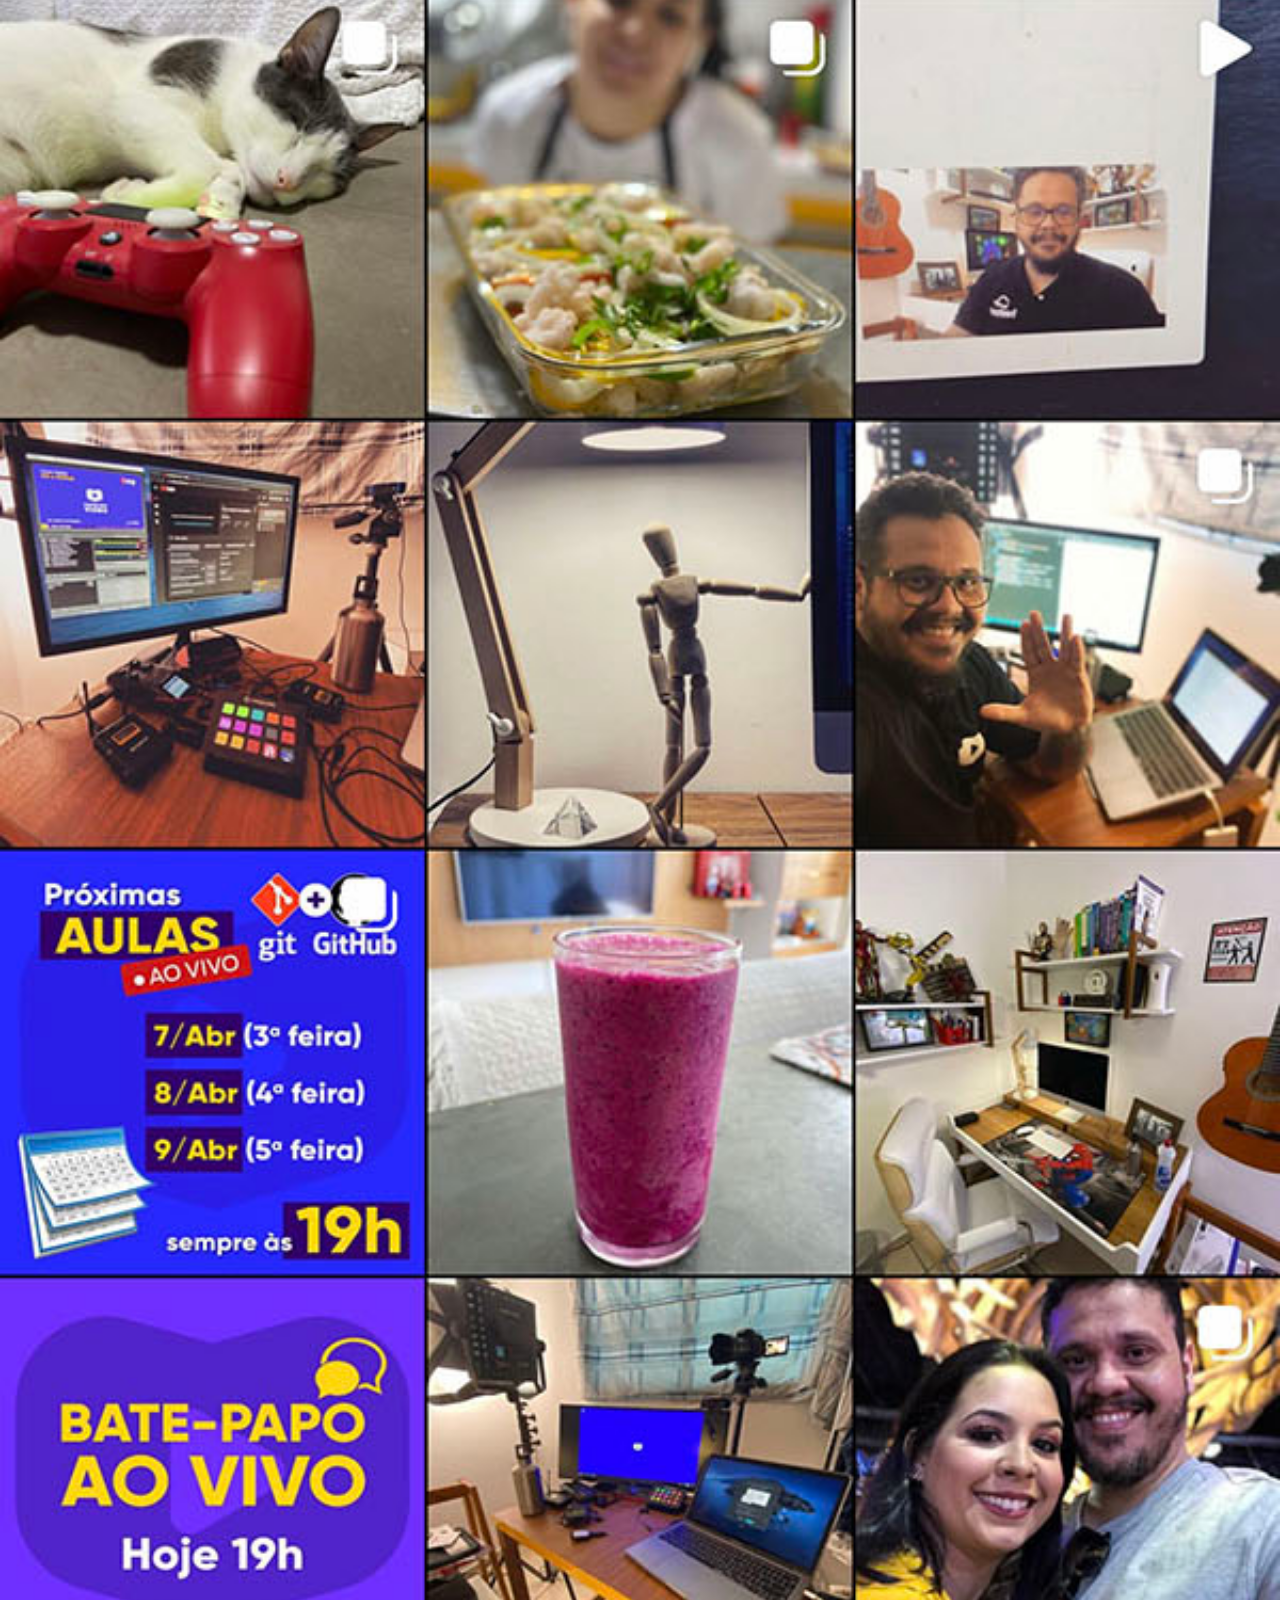
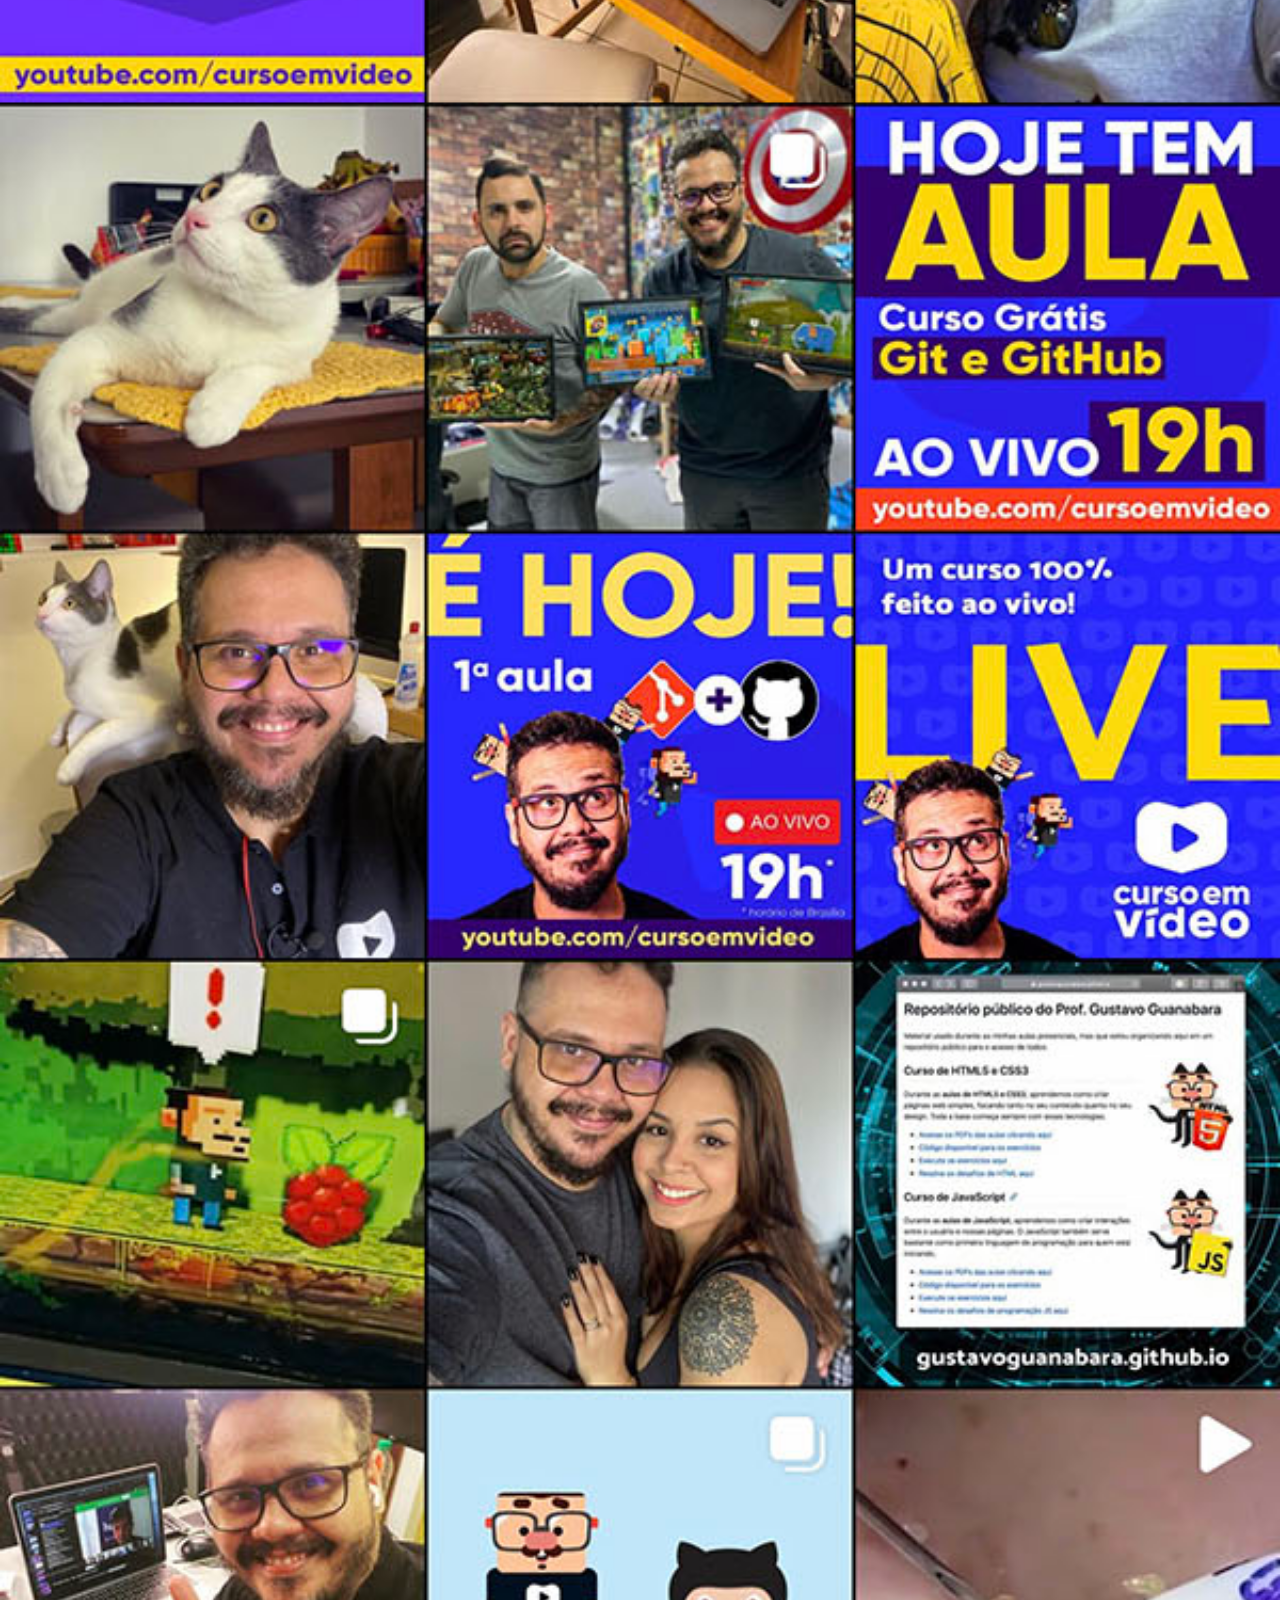
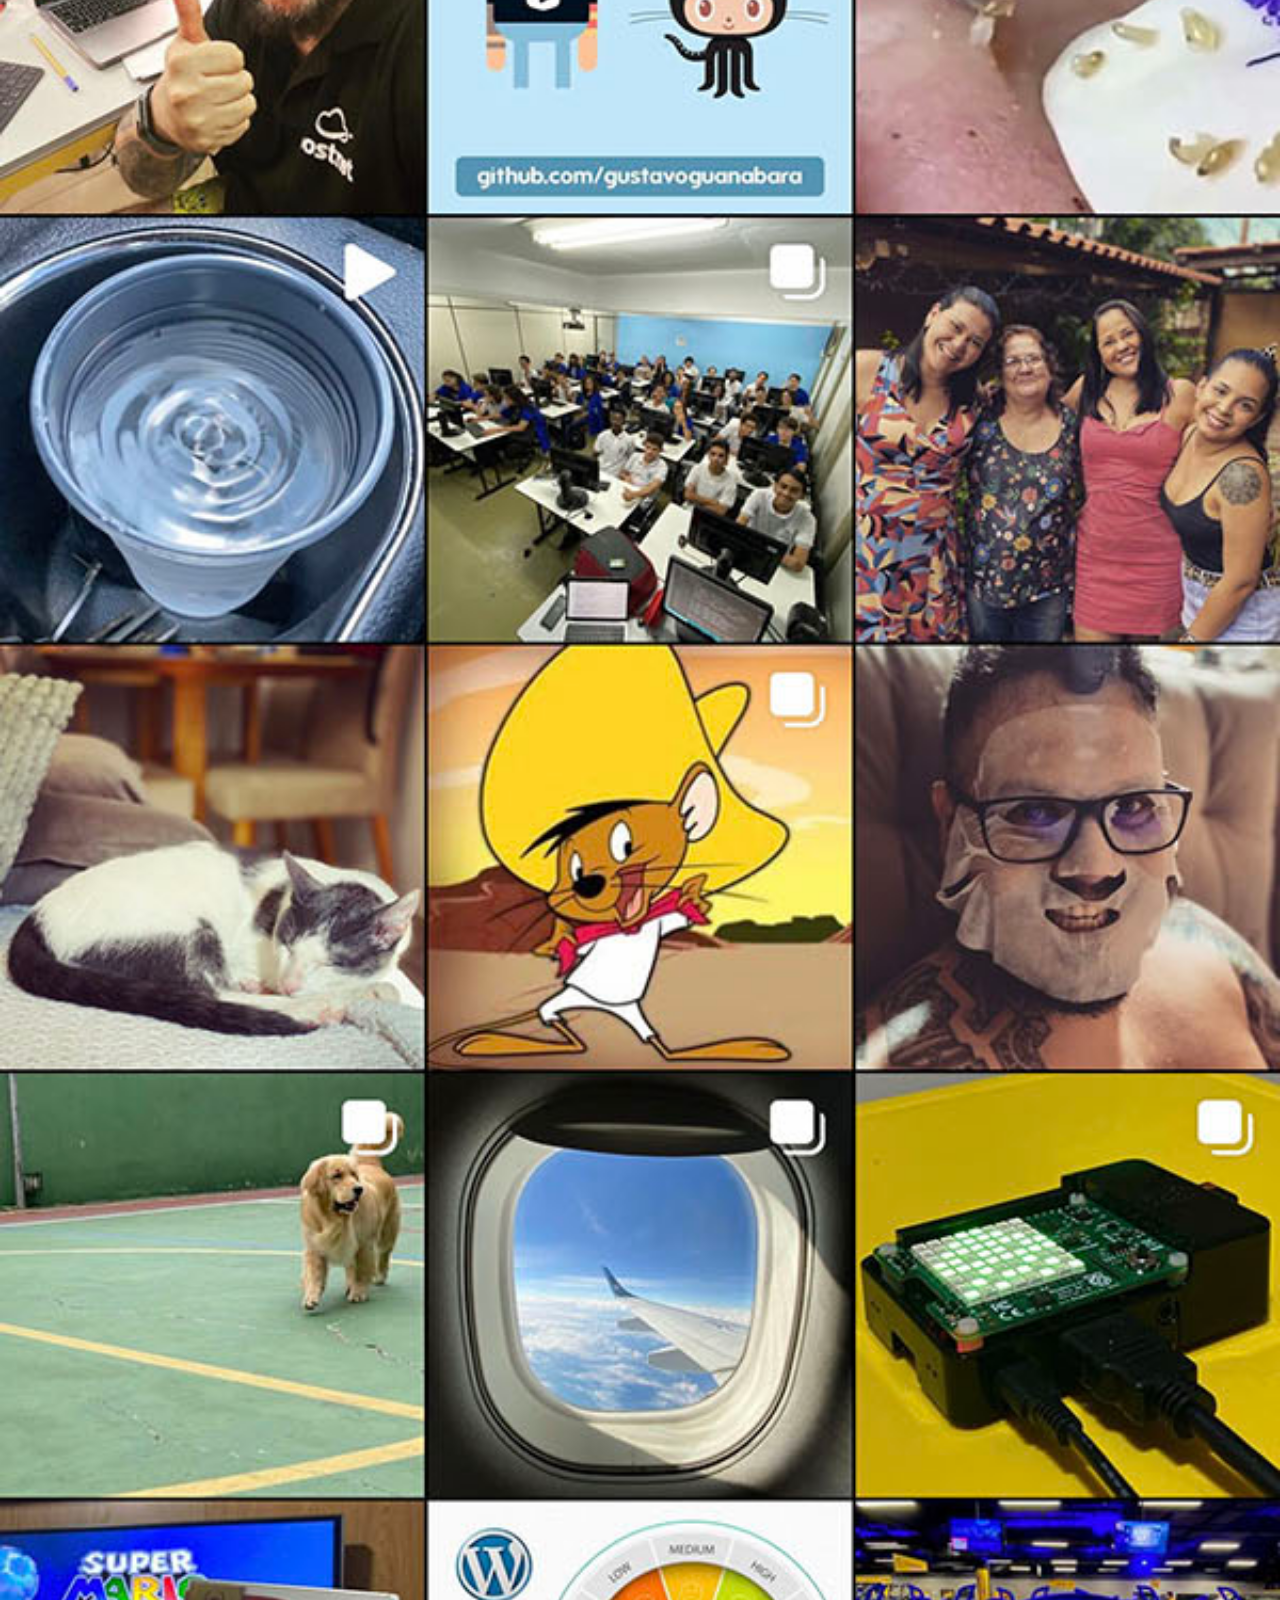
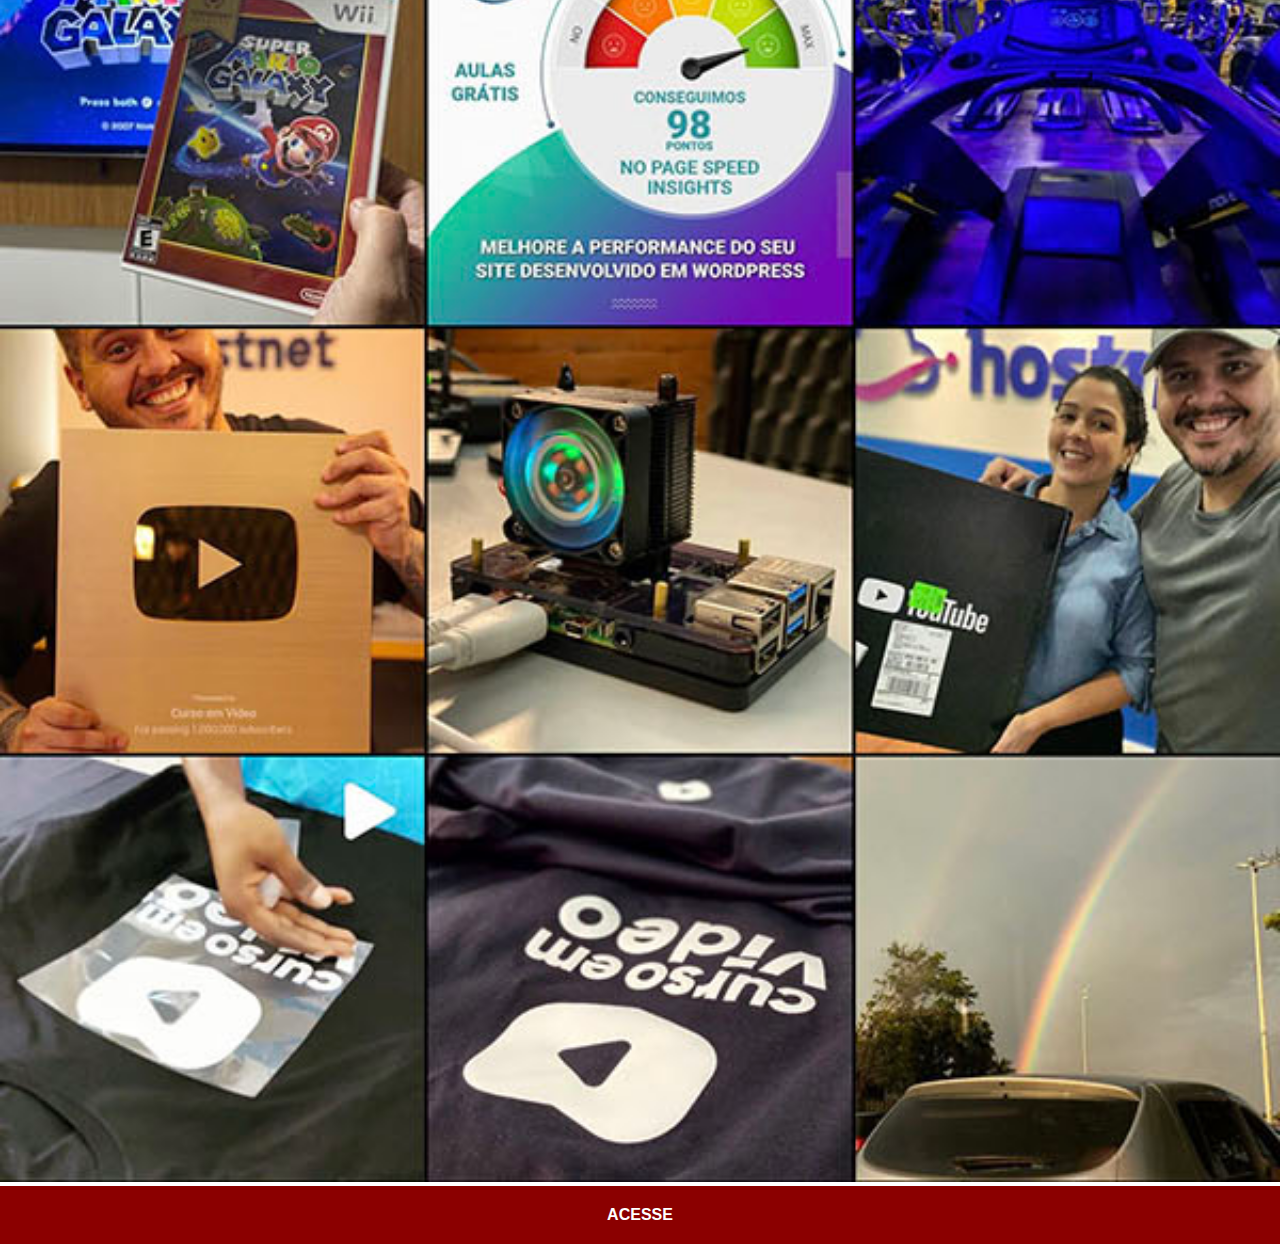
<file: instagram.html>
<!DOCTYPE html>
<html lang="pt-br">
<head>
    <meta charset="UTF-8">
    <meta http-equiv="X-UA-Compatible" content="IE=edge">
    <meta name="viewport" content="width=device-width, initial-scale=1.0">
    <title>Instagram</title>
    <link rel="stylesheet" href="estilos/social.css">
</head>
<body>
    <img src="imagens/tela-instagram.jpg" alt="Instagram">
    <a href="https://www.instagram.com/vinnysnts_/" target="_blank">ACESSE</a>
</body>
</html>
</file>
<file: estilos/style.css>
@charset "UTF-8";

*{
    padding: 0px;
    margin: 0px;
    font-family: Arial, Helvetica, sans-serif;
}

html, body{
    height: 100vh;
    width: 100vw;
    background-color: black;
}

body{
    background: url(../imagens/fundo-madeira.jpg) no-repeat top center;
    background-size: cover;
    background-attachment: fixed;
}

main{
    position: relative;
    height: 100vh;
}

section#telefone{
    position: absolute;
    top: 50%;
    left: 50%;
    transform: translate(-50%, -50%);
    height: 627px;
    width: 312px;
    background: url('../imagens/frame-iphone.png') no-repeat;
}

iframe#tela{
    position: relative;
    top: 80px;
    left: 23px;
    width: 265px;
    height: 470px;
}

section#redes-sociais{
    text-align: right;
}

section#redes-sociais img{
    width: 50px;
    margin: 10px;
    border-radius: 50%;
    box-shadow: 2px 2px 5px rgba(0, 0, 0, 0.432);
    box-sizing: border-box;
}

section#redes-sociais img:hover{
    border: 2px solid rgba(255, 255, 255, 0.6);
    transform: translate(-3px, -3px);
    transition: transform .3s;
}
</file>
<file: estilos/social.css>
@charset "UTF-8";

*{
    margin: 0px;
    padding: 0px;
    font-family: Arial, Helvetica, sans-serif;
}

::-webkit-scrollbar{
    width: 0px;
    height: 0px;
}

img{
    width: 100vw;

}

a{
    display: block;
    background-color: darkred;
    padding: 20px;
    text-align: center;
    font-weight: bolder;
    text-decoration: none;
    color: white;
}

a:hover{
    background-color: red;
}
</file>
